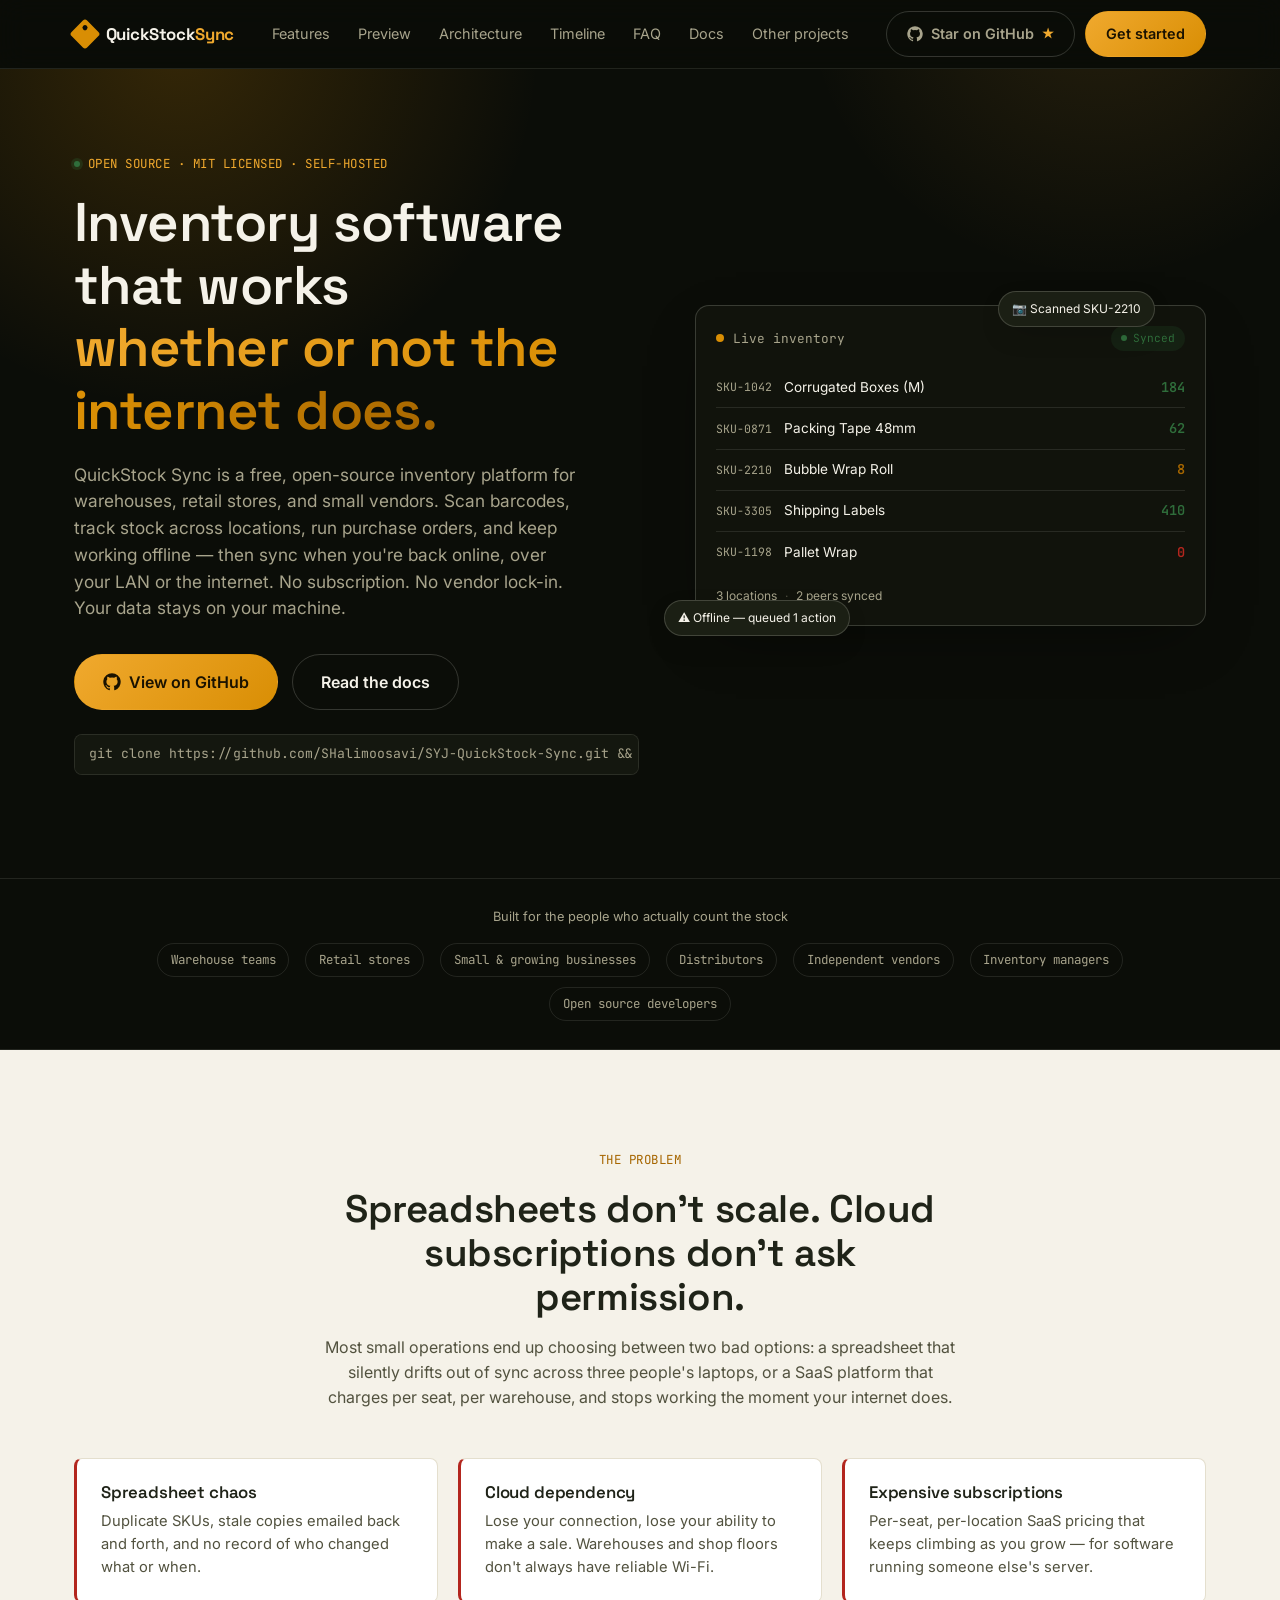
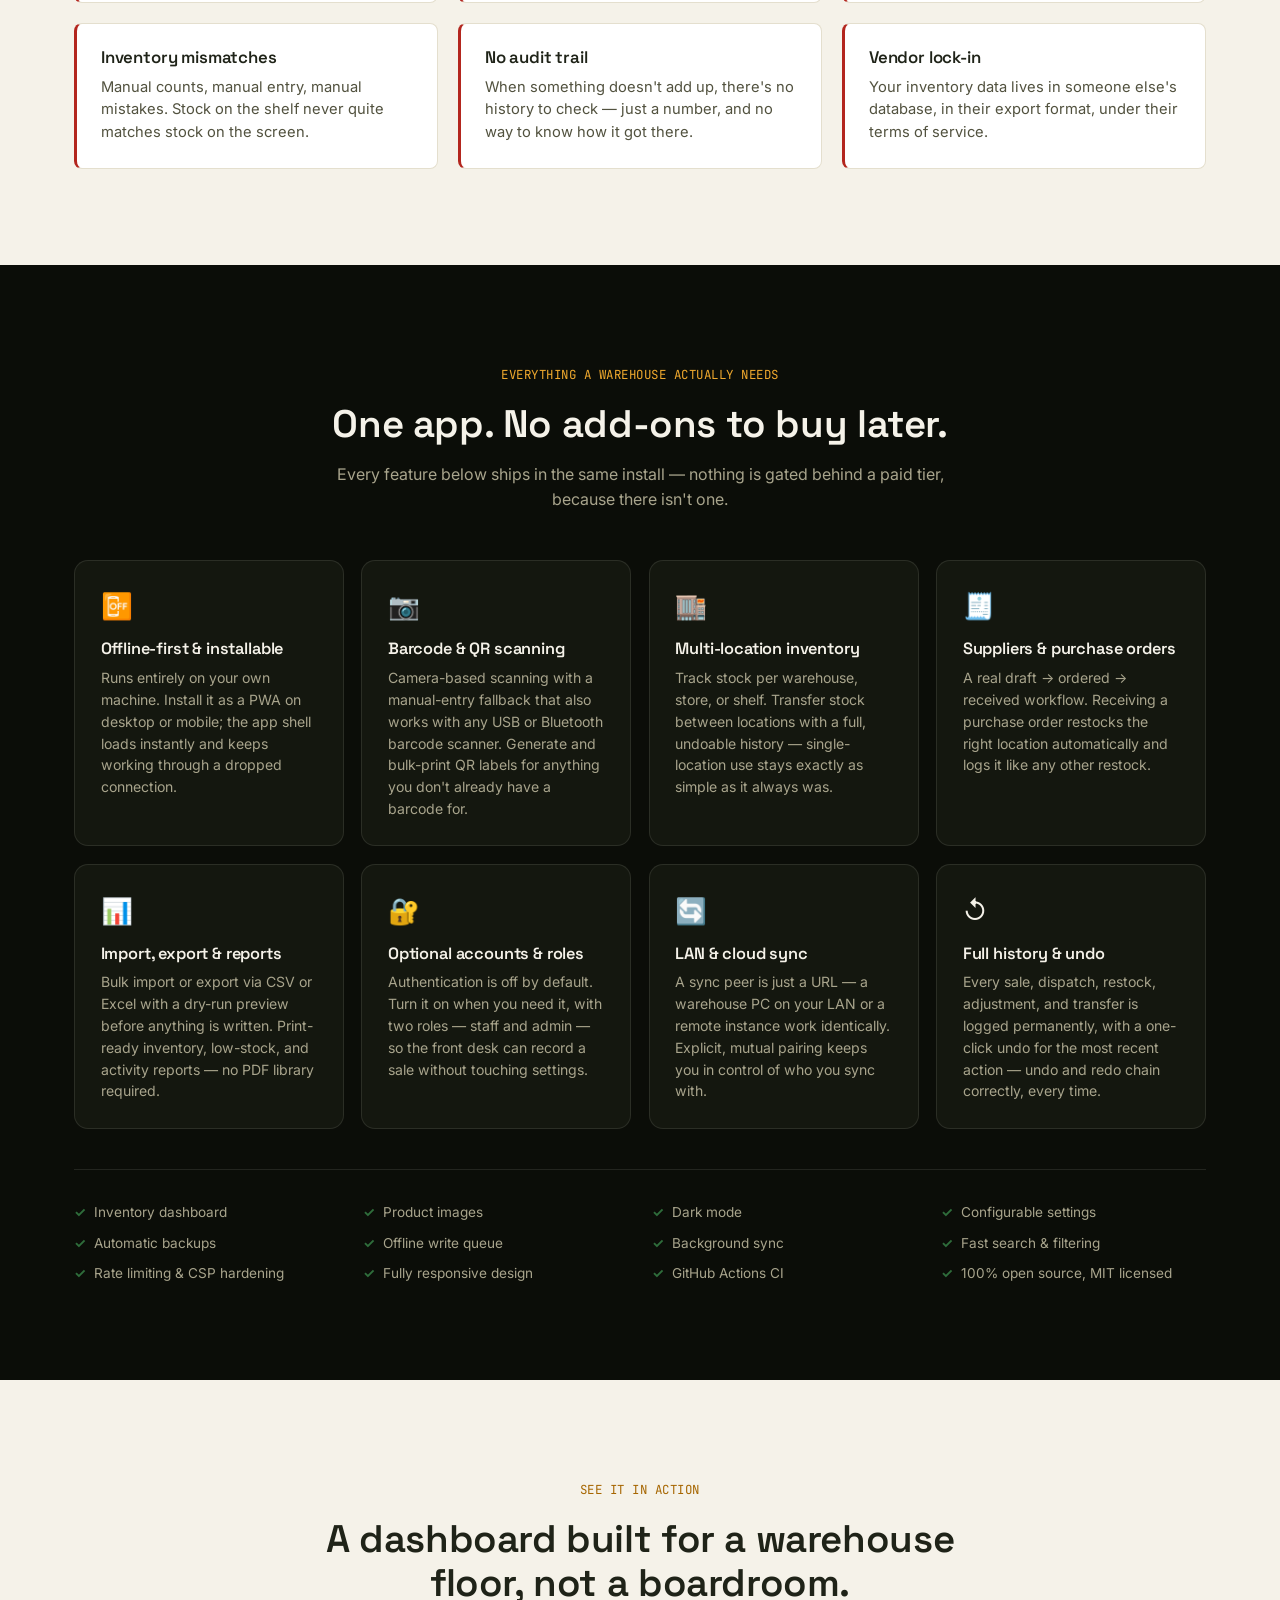
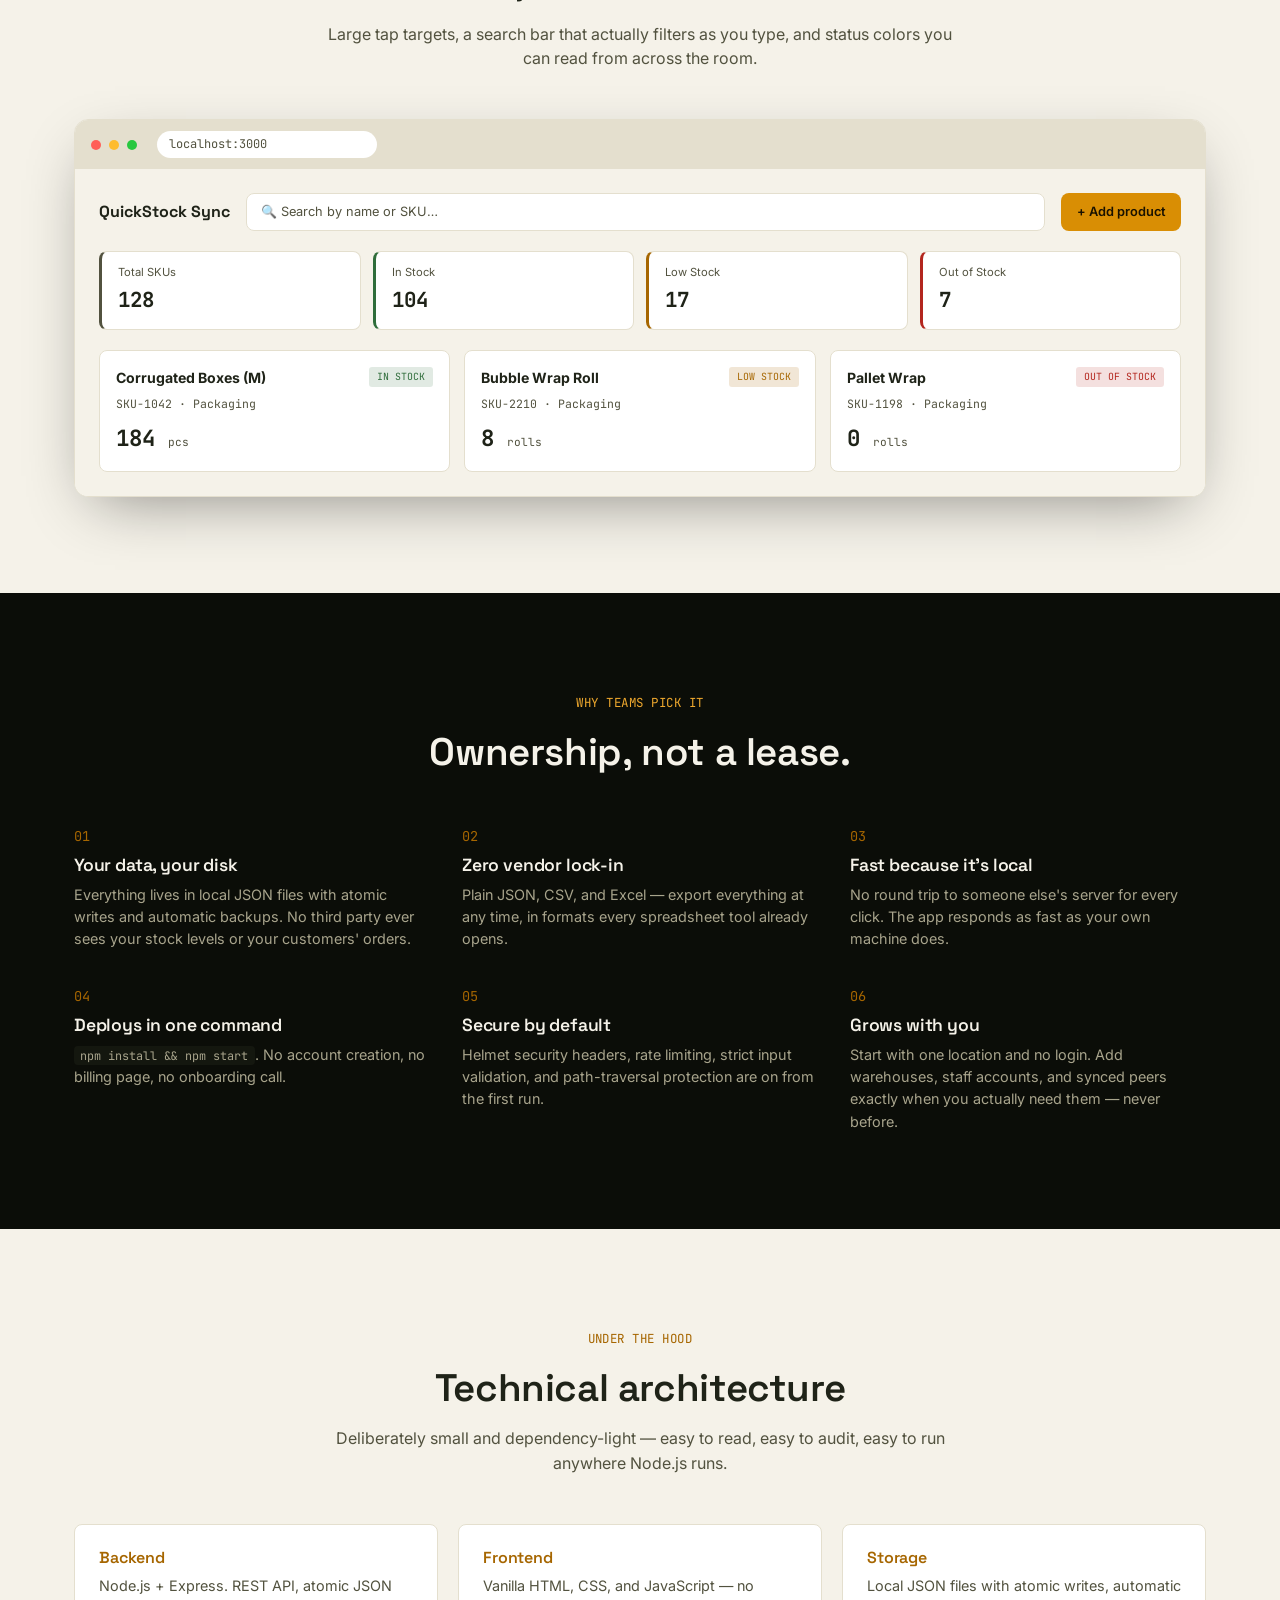
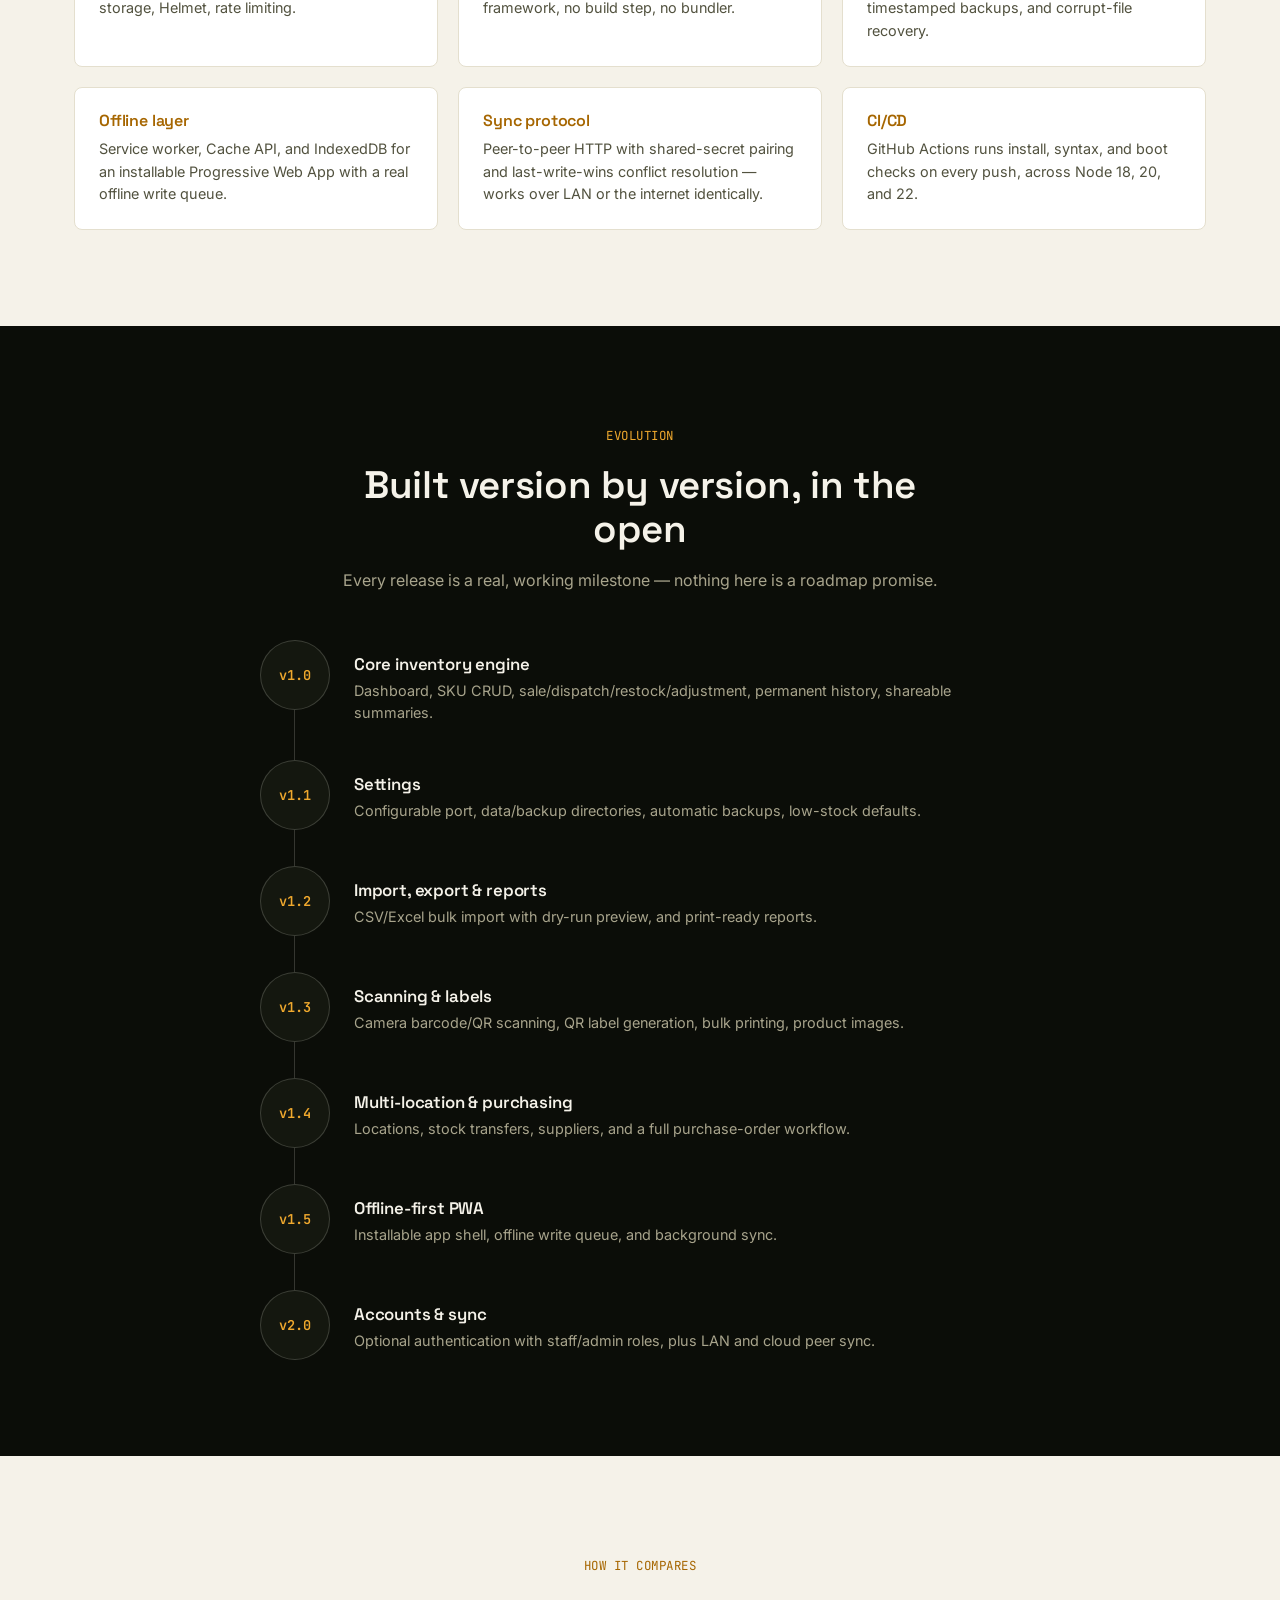
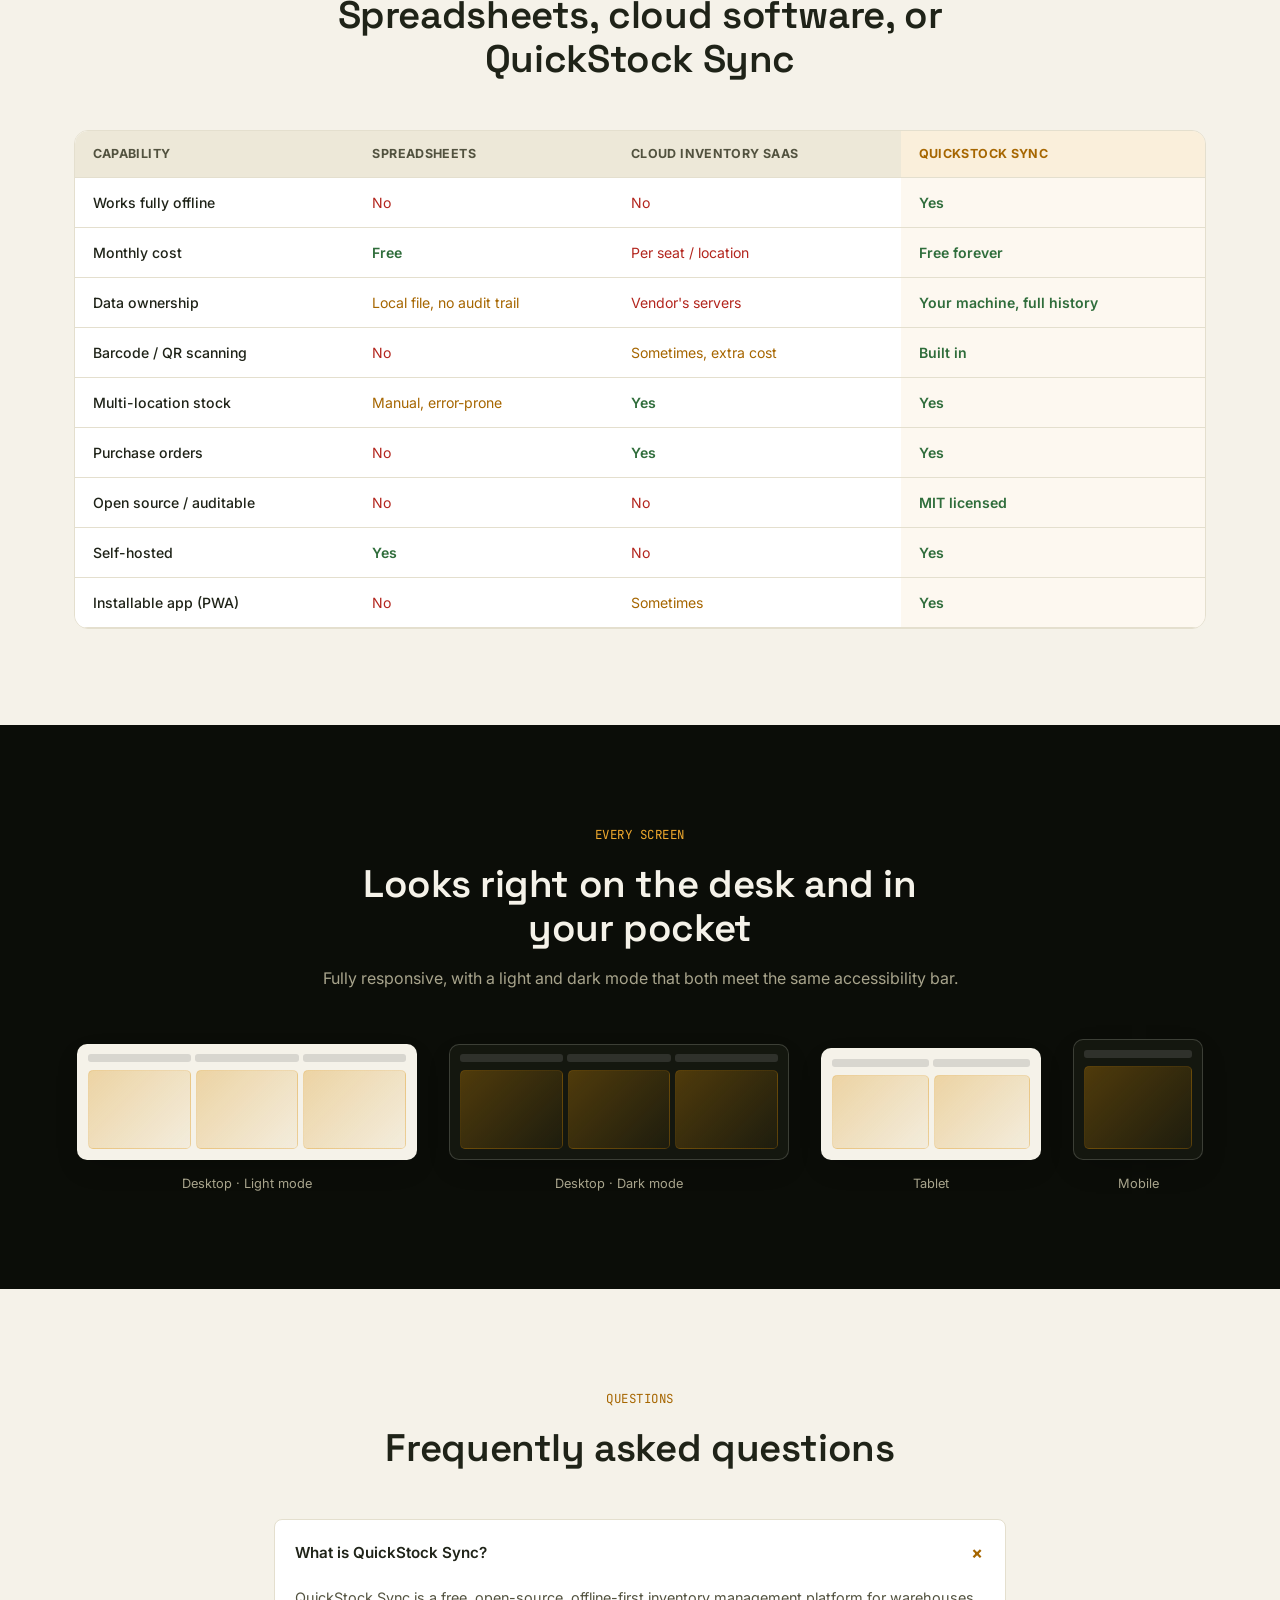
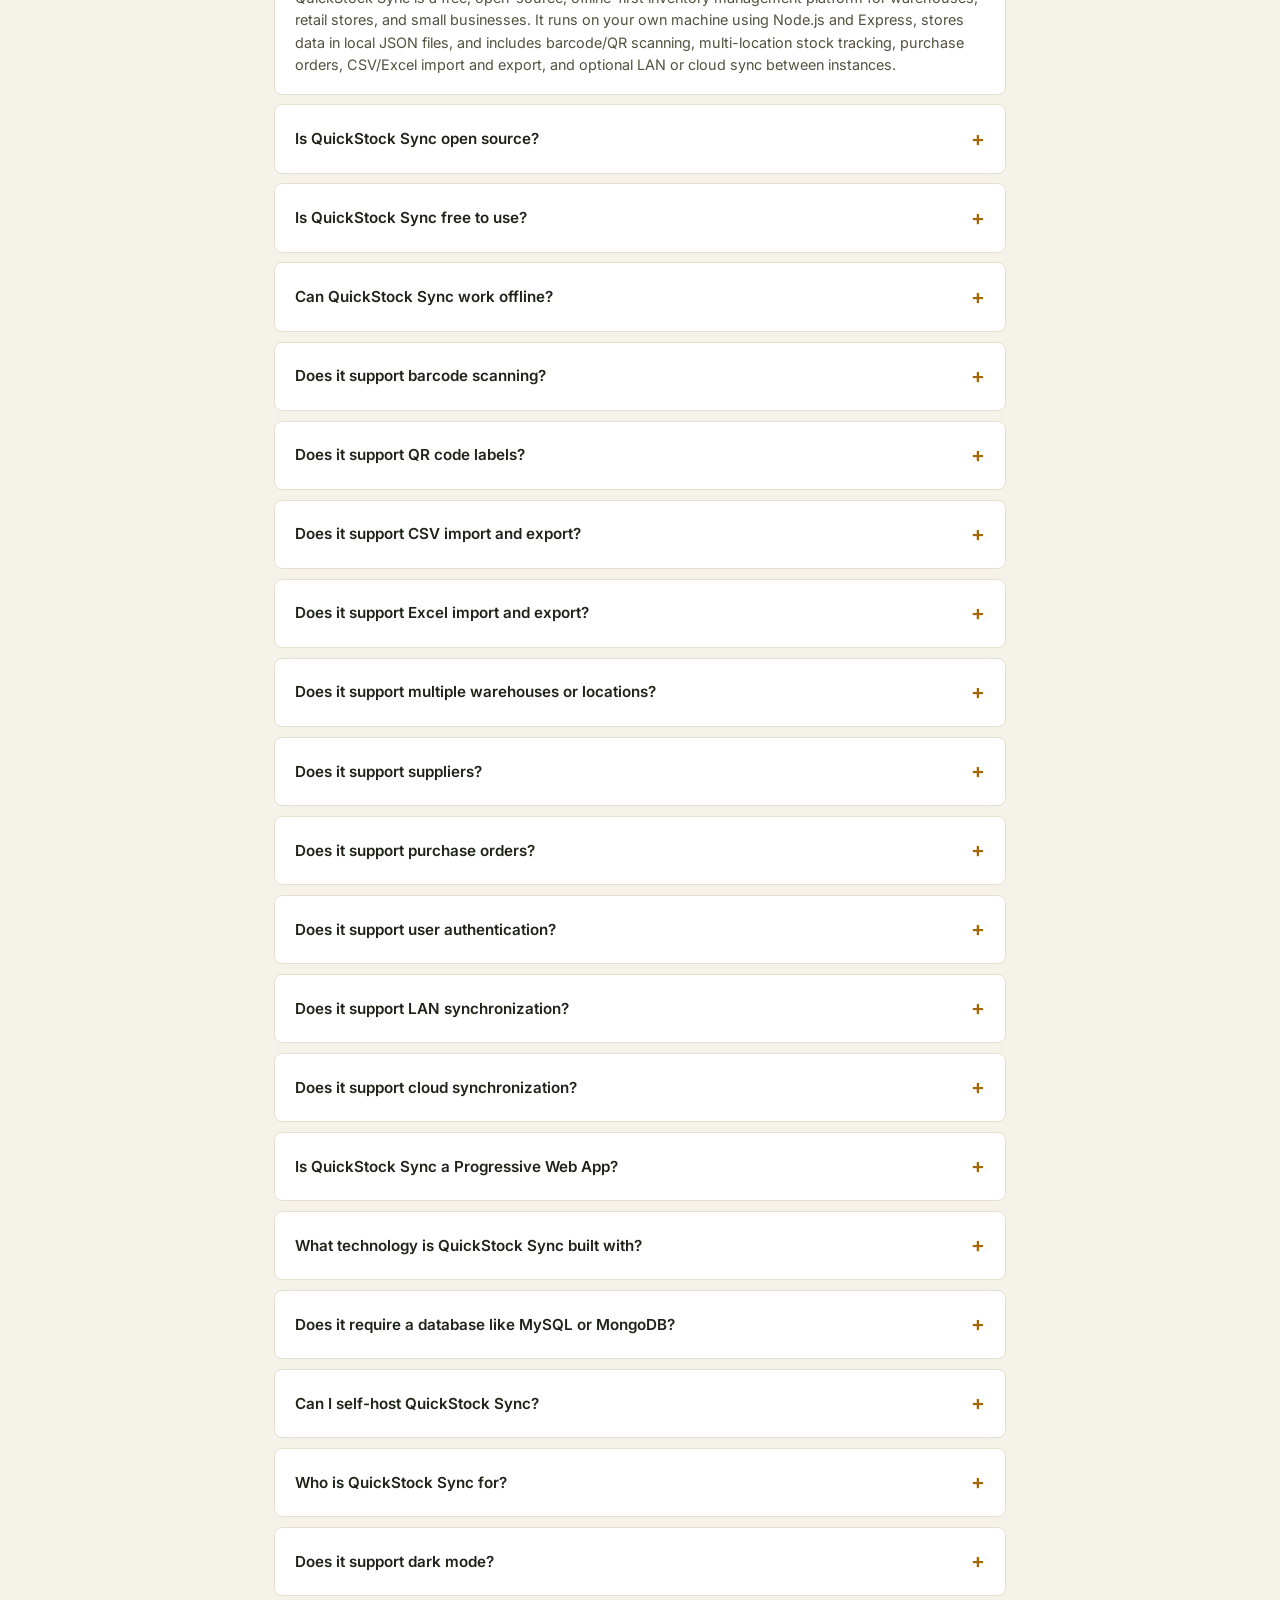
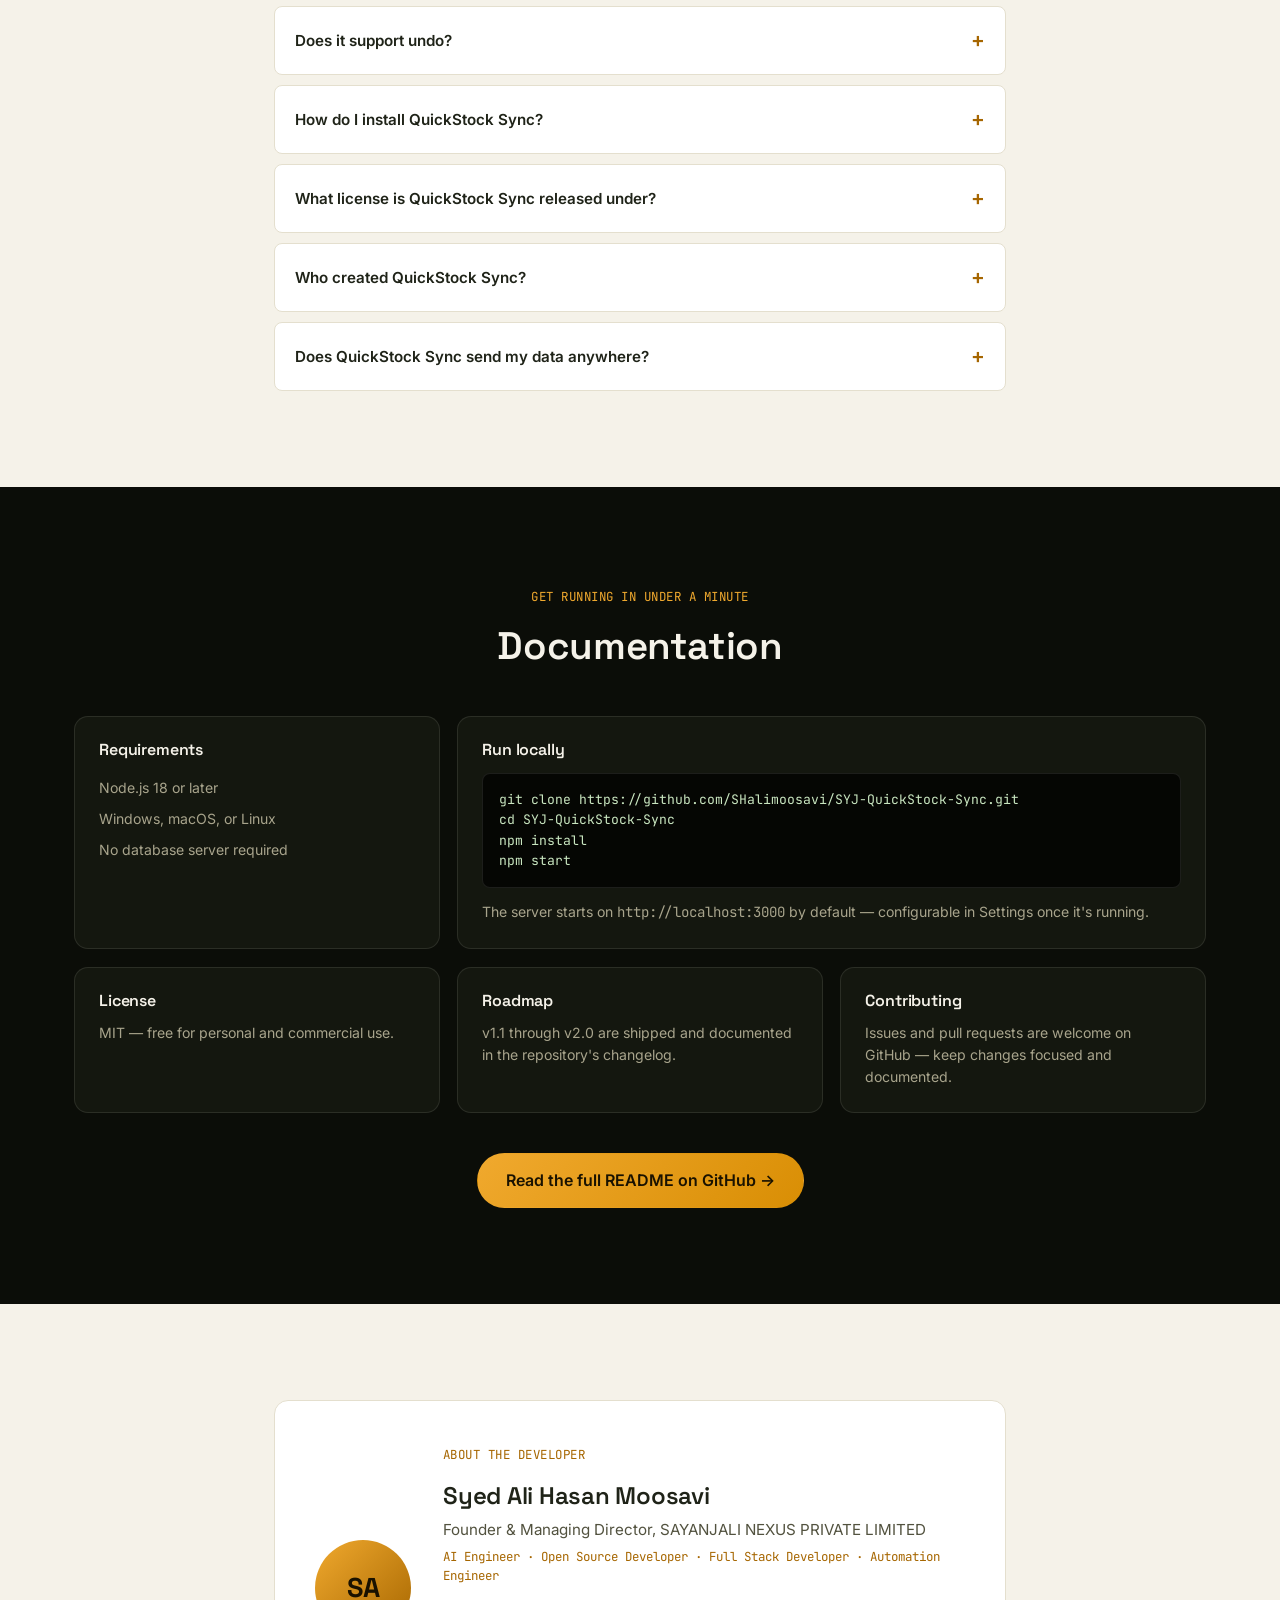
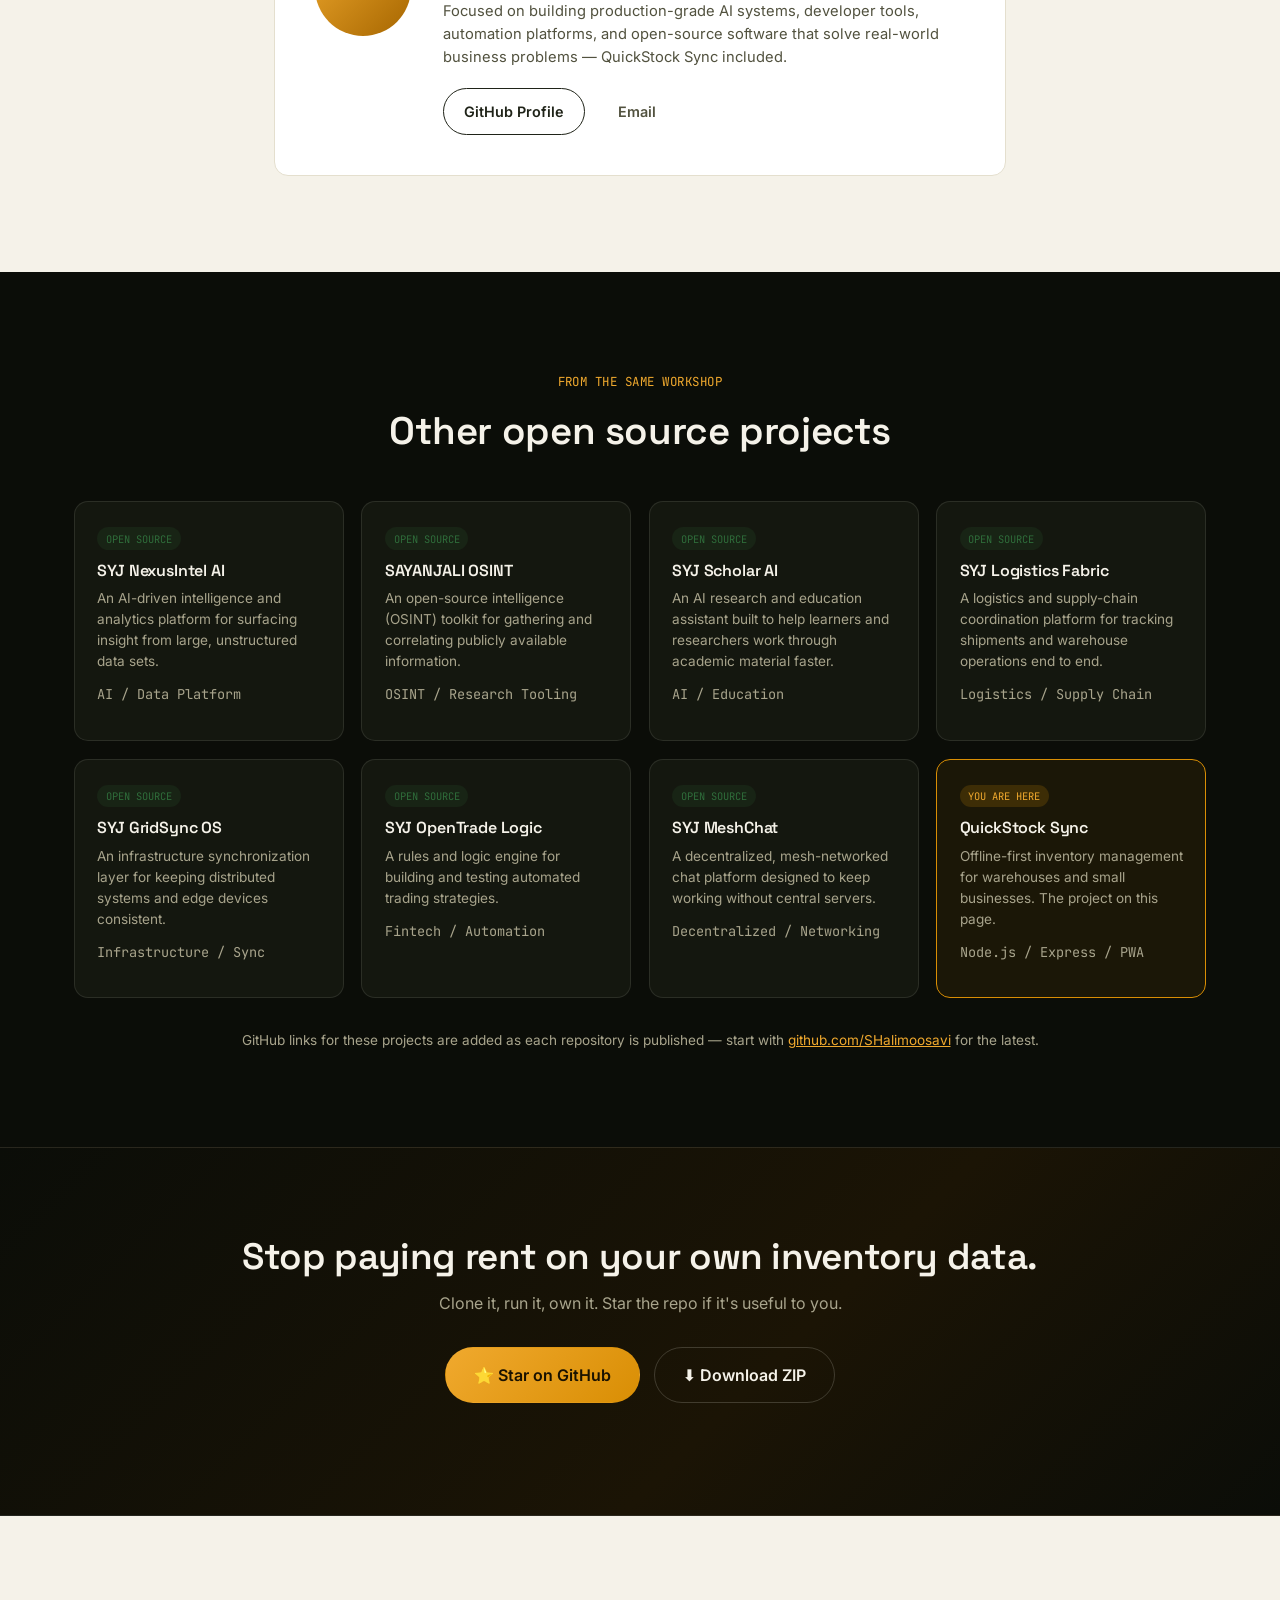
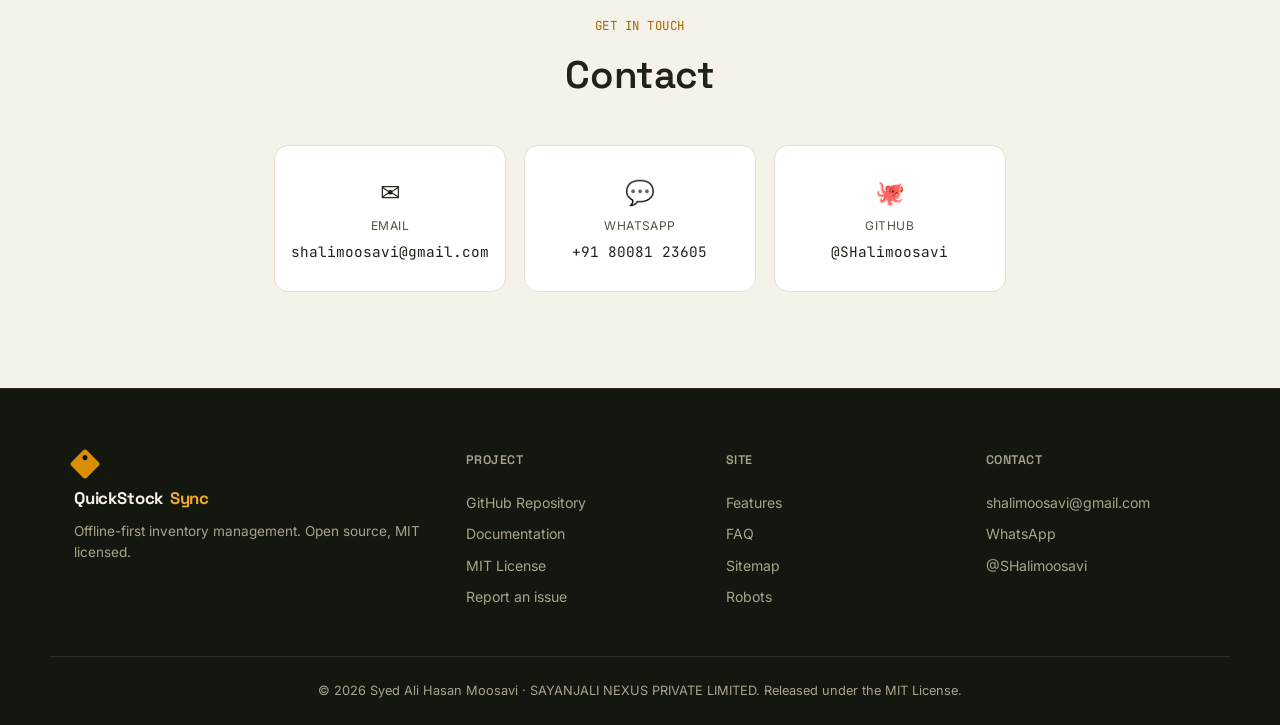
<file: index.html>
<!DOCTYPE html>
<html lang="en">
<head>
<meta charset="UTF-8" />
<meta name="viewport" content="width=device-width, initial-scale=1.0" />
<title>QuickStock Sync — Offline-First Inventory Management, Open Source</title>
<meta name="description" content="Free, open-source, offline-first inventory software for warehouses &amp; small businesses. Barcode scanning, multi-location stock, LAN/cloud sync. MIT licensed." />
<meta name="keywords" content="inventory management software, open source inventory system, offline inventory app, warehouse management software, barcode scanning inventory, QR code inventory labels, self-hosted inventory software, free inventory management, small business inventory app, multi-location inventory, purchase order software, stock management PWA, Node.js inventory app" />
<meta name="author" content="Syed Ali Hasan Moosavi" />
<meta name="robots" content="index, follow, max-image-preview:large" />
<meta name="google-site-verification" content="RhRpM-kPpzv-uHKu5XET8z_0lpO1PIuzYQjgypyHrho" />
<link rel="canonical" href="https://shalimoosavi.github.io/QuickStock/" />

<!-- Icons / Manifest -->
<link rel="icon" href="icons/favicon-32.png" sizes="32x32" type="image/png" />
<link rel="icon" href="icons/favicon-16.png" sizes="16x16" type="image/png" />
<link rel="apple-touch-icon" href="icons/apple-touch-icon.png" />
<link rel="manifest" href="manifest.webmanifest" />
<meta name="theme-color" content="#0B0D08" />
<meta name="msapplication-TileColor" content="#0B0D08" />
<meta name="msapplication-config" content="/browserconfig.xml" />

<!-- Language / Geo -->
<meta name="language" content="English" />
<meta name="geo.region" content="IN" />
<meta name="distribution" content="global" />

<!-- Open Graph -->
<meta property="og:type" content="website" />
<meta property="og:site_name" content="QuickStock Sync" />
<meta property="og:title" content="QuickStock Sync — Offline-First Inventory Management, Open Source" />
<meta property="og:description" content="Free, open-source, offline-first inventory management for warehouses and small businesses. Barcode scanning, multi-location stock, purchase orders, LAN/cloud sync, installable PWA. Self-hosted, MIT licensed." />
<meta property="og:url" content="https://shalimoosavi.github.io/QuickStock/" />
<meta property="og:image" content="https://shalimoosavi.github.io/QuickStock/icons/og-banner.png" />
<meta property="og:image:width" content="1200" />
<meta property="og:image:height" content="630" />
<meta property="og:locale" content="en_US" />

<!-- Twitter -->
<meta name="twitter:card" content="summary_large_image" />
<meta name="twitter:title" content="QuickStock Sync — Offline-First Inventory Management, Open Source" />
<meta name="twitter:description" content="Free, open-source, offline-first inventory management for warehouses and small businesses. Barcode scanning, multi-location stock, LAN/cloud sync, installable PWA." />
<meta name="twitter:image" content="https://shalimoosavi.github.io/QuickStock/icons/og-banner.png" />

<link rel="preconnect" href="https://fonts.googleapis.com" />
<link rel="preconnect" href="https://fonts.gstatic.com" crossorigin />
<link href="https://fonts.googleapis.com/css2?family=Space+Grotesk:wght@500;600;700&family=Inter:wght@400;500;600;700&family=JetBrains+Mono:wght@400;500;600&display=swap" rel="stylesheet" />
<link rel="stylesheet" href="css/styles.css" />

<!-- JSON-LD: Organization -->
<script type="application/ld+json">
{
  "@context": "https://schema.org",
  "@type": "Organization",
  "name": "SAYANJALI NEXUS PRIVATE LIMITED",
  "url": "https://github.com/SHalimoosavi",
  "founder": {
    "@type": "Person",
    "name": "Syed Ali Hasan Moosavi"
  },
  "sameAs": [
    "https://github.com/SHalimoosavi"
  ]
}
</script>

<!-- JSON-LD: SoftwareApplication -->
<script type="application/ld+json">
{
  "@context": "https://schema.org",
  "@type": "SoftwareApplication",
  "name": "QuickStock Sync",
  "applicationCategory": "BusinessApplication",
  "applicationSubCategory": "Inventory Management Software",
  "operatingSystem": "Any (Node.js 18+ runtime; Windows, macOS, Linux, Android via Termux)",
  "softwareVersion": "2.0.0",
  "description": "A free, open-source, offline-first inventory management platform for warehouses, retail stores, and small businesses. Includes barcode and QR scanning, multi-location stock tracking, purchase orders, CSV/Excel import and export, LAN and cloud sync, and an installable Progressive Web App.",
  "url": "https://shalimoosavi.github.io/QuickStock/",
  "downloadUrl": "https://github.com/SHalimoosavi/SYJ-QuickStock-Sync",
  "codeRepository": "https://github.com/SHalimoosavi/SYJ-QuickStock-Sync",
  "license": "https://opensource.org/licenses/MIT",
  "isAccessibleForFree": true,
  "offers": {
    "@type": "Offer",
    "price": "0",
    "priceCurrency": "USD"
  },
  "author": {
    "@type": "Person",
    "name": "Syed Ali Hasan Moosavi"
  },
  "publisher": {
    "@type": "Organization",
    "name": "SAYANJALI NEXUS PRIVATE LIMITED"
  }
}
</script>

<!-- JSON-LD: WebSite + SearchAction -->
<script type="application/ld+json">
{
  "@context": "https://schema.org",
  "@type": "WebSite",
  "name": "QuickStock Sync",
  "url": "https://shalimoosavi.github.io/QuickStock/",
  "potentialAction": {
    "@type": "SearchAction",
    "target": "https://github.com/search?q={search_term_string}+repo:SHalimoosavi/SYJ-QuickStock-Sync",
    "query-input": "required name=search_term_string"
  }
}
</script>

<!-- JSON-LD: BreadcrumbList -->
<script type="application/ld+json">
{
  "@context": "https://schema.org",
  "@type": "BreadcrumbList",
  "itemListElement": [
    { "@type": "ListItem", "position": 1, "name": "Home", "item": "https://shalimoosavi.github.io/QuickStock/" }
  ]
}
</script>
</head>
<body>

<a href="#main-content" class="skip-link">Skip to content</a>

<!-- ============ HEADER ============ -->
<header class="site-header" id="site-header">
  <div class="wrap header-inner">
    <a href="#top" class="brand" aria-label="QuickStock Sync home">
      <span class="brand-mark" aria-hidden="true"></span>
      <span class="brand-name">QuickStock<span class="brand-accent">Sync</span></span>
    </a>

    <nav class="main-nav" aria-label="Primary">
      <a href="#features">Features</a>
      <a href="#preview">Preview</a>
      <a href="#architecture">Architecture</a>
      <a href="#timeline">Timeline</a>
      <a href="#faq">FAQ</a>
      <a href="#docs">Docs</a>
      <a href="#projects">Other projects</a>
    </nav>

    <div class="header-actions">
      <a class="btn btn-ghost header-star" href="https://github.com/SHalimoosavi/SYJ-QuickStock-Sync" target="_blank" rel="noopener">
        <svg width="16" height="16" viewBox="0 0 16 16" fill="currentColor" aria-hidden="true"><path d="M8 .25a7.75 7.75 0 0 0-2.45 15.1c.39.07.53-.17.53-.38l-.01-1.34c-2.16.47-2.61-1.03-2.61-1.03-.35-.9-.86-1.14-.86-1.14-.7-.48.05-.47.05-.47.78.05 1.19.8 1.19.8.69 1.19 1.81.85 2.25.65.07-.5.27-.85.49-1.05-1.72-.2-3.53-.86-3.53-3.83 0-.85.3-1.53.8-2.08-.08-.2-.35-1 .08-2.1 0 0 .65-.21 2.14.79a7.4 7.4 0 0 1 3.9 0c1.48-1 2.13-.79 2.13-.79.43 1.1.16 1.9.08 2.1.5.55.8 1.23.8 2.08 0 2.98-1.82 3.63-3.55 3.82.28.24.53.71.53 1.44l-.01 2.13c0 .21.14.46.54.38A7.75 7.75 0 0 0 8 .25Z"/></svg>
        <span>Star on GitHub</span>
        <span class="star-count" id="star-count" aria-live="polite">★</span>
      </a>
      <a class="btn btn-primary header-try" href="https://github.com/SHalimoosavi/SYJ-QuickStock-Sync#-quick-start" target="_blank" rel="noopener">Get started</a>
      <button class="nav-toggle" id="nav-toggle" aria-label="Open menu" aria-expanded="false" aria-controls="mobile-nav">
        <span></span><span></span><span></span>
      </button>
    </div>
  </div>

  <div class="mobile-nav" id="mobile-nav">
    <a href="#features">Features</a>
    <a href="#preview">Preview</a>
    <a href="#architecture">Architecture</a>
    <a href="#timeline">Timeline</a>
    <a href="#comparison">Comparison</a>
    <a href="#faq">FAQ</a>
    <a href="#docs">Docs</a>
    <a href="#projects">Other projects</a>
    <a href="#contact">Contact</a>
    <a class="btn btn-primary mobile-cta" href="https://github.com/SHalimoosavi/SYJ-QuickStock-Sync" target="_blank" rel="noopener">View on GitHub</a>
  </div>
</header>

<main id="main-content">
<div id="top"></div>

<!-- ============ HERO ============ -->
<section class="hero" aria-labelledby="hero-heading">
  <div class="hero-glow" aria-hidden="true"></div>
  <div class="wrap hero-inner">
    <div class="hero-copy">
      <p class="eyebrow reveal">
        <span class="dot" aria-hidden="true"></span>
        Open source · MIT licensed · Self-hosted
      </p>
      <h1 id="hero-heading" class="reveal">
        Inventory software that works<br />
        <span class="text-gradient">whether or not the internet does.</span>
      </h1>
      <p class="hero-sub reveal">
        QuickStock Sync is a free, open-source inventory platform for warehouses, retail stores, and small
        vendors. Scan barcodes, track stock across locations, run purchase orders, and keep working
        offline — then sync when you're back online, over your LAN or the internet. No subscription.
        No vendor lock-in. Your data stays on your machine.
      </p>
      <div class="hero-actions reveal">
        <a class="btn btn-primary btn-lg" href="https://github.com/SHalimoosavi/SYJ-QuickStock-Sync" target="_blank" rel="noopener">
          <svg width="18" height="18" viewBox="0 0 16 16" fill="currentColor" aria-hidden="true"><path d="M8 .25a7.75 7.75 0 0 0-2.45 15.1c.39.07.53-.17.53-.38l-.01-1.34c-2.16.47-2.61-1.03-2.61-1.03-.35-.9-.86-1.14-.86-1.14-.7-.48.05-.47.05-.47.78.05 1.19.8 1.19.8.69 1.19 1.81.85 2.25.65.07-.5.27-.85.49-1.05-1.72-.2-3.53-.86-3.53-3.83 0-.85.3-1.53.8-2.08-.08-.2-.35-1 .08-2.1 0 0 .65-.21 2.14.79a7.4 7.4 0 0 1 3.9 0c1.48-1 2.13-.79 2.13-.79.43 1.1.16 1.9.08 2.1.5.55.8 1.23.8 2.08 0 2.98-1.82 3.63-3.55 3.82.28.24.53.71.53 1.44l-.01 2.13c0 .21.14.46.54.38A7.75 7.75 0 0 0 8 .25Z"/></svg>
          View on GitHub
        </a>
        <a class="btn btn-outline btn-lg" href="#docs">
          Read the docs
        </a>
      </div>
      <div class="hero-meta reveal">
        <code>git clone https://github.com/SHalimoosavi/SYJ-QuickStock-Sync.git &amp;&amp; npm install &amp;&amp; npm start</code>
      </div>
    </div>

    <div class="hero-visual reveal" aria-hidden="true">
      <div class="ledger-panel">
        <div class="ledger-panel-head">
          <span class="ledger-dot"></span>
          <span class="ledger-title">Live inventory</span>
          <span class="sync-pill"><span class="pulse"></span>Synced</span>
        </div>
        <ul class="ledger-rows" id="ledger-rows">
          <li><span class="sku">SKU-1042</span><span class="name">Corrugated Boxes (M)</span><span class="qty" data-count="184">0</span></li>
          <li><span class="sku">SKU-0871</span><span class="name">Packing Tape 48mm</span><span class="qty" data-count="62">0</span></li>
          <li><span class="sku">SKU-2210</span><span class="name">Bubble Wrap Roll</span><span class="qty low" data-count="8">0</span></li>
          <li><span class="sku">SKU-3305</span><span class="name">Shipping Labels</span><span class="qty" data-count="410">0</span></li>
          <li><span class="sku">SKU-1198</span><span class="name">Pallet Wrap</span><span class="qty out" data-count="0">0</span></li>
        </ul>
        <div class="ledger-footer">
          <span>3 locations</span>
          <span class="divider">·</span>
          <span>2 peers synced</span>
        </div>
      </div>
      <div class="floating-chip chip-scan">📷 Scanned SKU-2210</div>
      <div class="floating-chip chip-offline">⚠ Offline — queued 1 action</div>
    </div>
  </div>
</section>

<!-- ============ BUILT FOR ============ -->
<section class="built-for" aria-label="Who QuickStock Sync is built for">
  <div class="wrap">
    <p class="built-for-label">Built for the people who actually count the stock</p>
    <ul class="built-for-list">
      <li>Warehouse teams</li>
      <li>Retail stores</li>
      <li>Small &amp; growing businesses</li>
      <li>Distributors</li>
      <li>Independent vendors</li>
      <li>Inventory managers</li>
      <li>Open source developers</li>
    </ul>
  </div>
</section>

<!-- ============ PROBLEMS ============ -->
<section class="section section-light" aria-labelledby="problems-heading">
  <div class="wrap">
    <div class="section-head">
      <p class="eyebrow eyebrow-dark reveal">The problem</p>
      <h2 id="problems-heading" class="reveal">Spreadsheets don't scale. Cloud subscriptions don't ask permission.</h2>
      <p class="section-sub reveal">Most small operations end up choosing between two bad options: a spreadsheet that silently drifts out of sync across three people's laptops, or a SaaS platform that charges per seat, per warehouse, and stops working the moment your internet does.</p>
    </div>

    <div class="problem-grid">
      <div class="problem-card reveal">
        <h3>Spreadsheet chaos</h3>
        <p>Duplicate SKUs, stale copies emailed back and forth, and no record of who changed what or when.</p>
      </div>
      <div class="problem-card reveal">
        <h3>Cloud dependency</h3>
        <p>Lose your connection, lose your ability to make a sale. Warehouses and shop floors don't always have reliable Wi-Fi.</p>
      </div>
      <div class="problem-card reveal">
        <h3>Expensive subscriptions</h3>
        <p>Per-seat, per-location SaaS pricing that keeps climbing as you grow — for software running someone else's server.</p>
      </div>
      <div class="problem-card reveal">
        <h3>Inventory mismatches</h3>
        <p>Manual counts, manual entry, manual mistakes. Stock on the shelf never quite matches stock on the screen.</p>
      </div>
      <div class="problem-card reveal">
        <h3>No audit trail</h3>
        <p>When something doesn't add up, there's no history to check — just a number, and no way to know how it got there.</p>
      </div>
      <div class="problem-card reveal">
        <h3>Vendor lock-in</h3>
        <p>Your inventory data lives in someone else's database, in their export format, under their terms of service.</p>
      </div>
    </div>
  </div>
</section>

<!-- ============ FEATURES ============ -->
<section class="section section-dark" id="features" aria-labelledby="features-heading">
  <div class="wrap">
    <div class="section-head">
      <p class="eyebrow reveal">Everything a warehouse actually needs</p>
      <h2 id="features-heading" class="reveal">One app. No add-ons to buy later.</h2>
      <p class="section-sub reveal">Every feature below ships in the same install — nothing is gated behind a paid tier, because there isn't one.</p>
    </div>

    <div class="feature-grid">
      <article class="feature-card reveal">
        <div class="feature-icon">📴</div>
        <h3>Offline-first &amp; installable</h3>
        <p>Runs entirely on your own machine. Install it as a PWA on desktop or mobile; the app shell loads instantly and keeps working through a dropped connection.</p>
      </article>
      <article class="feature-card reveal">
        <div class="feature-icon">📷</div>
        <h3>Barcode &amp; QR scanning</h3>
        <p>Camera-based scanning with a manual-entry fallback that also works with any USB or Bluetooth barcode scanner. Generate and bulk-print QR labels for anything you don't already have a barcode for.</p>
      </article>
      <article class="feature-card reveal">
        <div class="feature-icon">🏬</div>
        <h3>Multi-location inventory</h3>
        <p>Track stock per warehouse, store, or shelf. Transfer stock between locations with a full, undoable history — single-location use stays exactly as simple as it always was.</p>
      </article>
      <article class="feature-card reveal">
        <div class="feature-icon">🧾</div>
        <h3>Suppliers &amp; purchase orders</h3>
        <p>A real draft → ordered → received workflow. Receiving a purchase order restocks the right location automatically and logs it like any other restock.</p>
      </article>
      <article class="feature-card reveal">
        <div class="feature-icon">📊</div>
        <h3>Import, export &amp; reports</h3>
        <p>Bulk import or export via CSV or Excel with a dry-run preview before anything is written. Print-ready inventory, low-stock, and activity reports — no PDF library required.</p>
      </article>
      <article class="feature-card reveal">
        <div class="feature-icon">🔐</div>
        <h3>Optional accounts &amp; roles</h3>
        <p>Authentication is off by default. Turn it on when you need it, with two roles — staff and admin — so the front desk can record a sale without touching settings.</p>
      </article>
      <article class="feature-card reveal">
        <div class="feature-icon">🔄</div>
        <h3>LAN &amp; cloud sync</h3>
        <p>A sync peer is just a URL — a warehouse PC on your LAN or a remote instance work identically. Explicit, mutual pairing keeps you in control of who you sync with.</p>
      </article>
      <article class="feature-card reveal">
        <div class="feature-icon">↺</div>
        <h3>Full history &amp; undo</h3>
        <p>Every sale, dispatch, restock, adjustment, and transfer is logged permanently, with a one-click undo for the most recent action — undo and redo chain correctly, every time.</p>
      </article>
    </div>

    <ul class="feature-checklist reveal" aria-label="Additional features">
      <li>Inventory dashboard</li>
      <li>Product images</li>
      <li>Dark mode</li>
      <li>Configurable settings</li>
      <li>Automatic backups</li>
      <li>Offline write queue</li>
      <li>Background sync</li>
      <li>Fast search &amp; filtering</li>
      <li>Rate limiting &amp; CSP hardening</li>
      <li>Fully responsive design</li>
      <li>GitHub Actions CI</li>
      <li>100% open source, MIT licensed</li>
    </ul>
  </div>
</section>

<!-- ============ DASHBOARD PREVIEW ============ -->
<section class="section section-light" id="preview" aria-labelledby="preview-heading">
  <div class="wrap">
    <div class="section-head">
      <p class="eyebrow eyebrow-dark reveal">See it in action</p>
      <h2 id="preview-heading" class="reveal">A dashboard built for a warehouse floor, not a boardroom.</h2>
      <p class="section-sub reveal">Large tap targets, a search bar that actually filters as you type, and status colors you can read from across the room.</p>
    </div>

    <div class="browser-frame reveal">
      <div class="browser-chrome">
        <span class="chrome-dot" style="--c:#ff5f57"></span>
        <span class="chrome-dot" style="--c:#febc2e"></span>
        <span class="chrome-dot" style="--c:#28c840"></span>
        <span class="chrome-url">localhost:3000</span>
      </div>
      <div class="mock-dashboard">
        <div class="mock-toolbar">
          <span class="mock-title">QuickStock Sync</span>
          <span class="mock-search">🔍 Search by name or SKU…</span>
          <span class="mock-btn mock-btn-primary">+ Add product</span>
        </div>
        <div class="mock-stats">
          <div class="mock-stat"><span class="mock-stat-label">Total SKUs</span><span class="mock-stat-value">128</span></div>
          <div class="mock-stat good"><span class="mock-stat-label">In Stock</span><span class="mock-stat-value">104</span></div>
          <div class="mock-stat warn"><span class="mock-stat-label">Low Stock</span><span class="mock-stat-value">17</span></div>
          <div class="mock-stat bad"><span class="mock-stat-label">Out of Stock</span><span class="mock-stat-value">7</span></div>
        </div>
        <div class="mock-grid">
          <div class="mock-card">
            <div class="mock-card-top"><strong>Corrugated Boxes (M)</strong><span class="mock-pill good">In Stock</span></div>
            <p class="mock-card-sku">SKU-1042 · Packaging</p>
            <p class="mock-card-qty">184 <span>pcs</span></p>
          </div>
          <div class="mock-card">
            <div class="mock-card-top"><strong>Bubble Wrap Roll</strong><span class="mock-pill warn">Low Stock</span></div>
            <p class="mock-card-sku">SKU-2210 · Packaging</p>
            <p class="mock-card-qty">8 <span>rolls</span></p>
          </div>
          <div class="mock-card">
            <div class="mock-card-top"><strong>Pallet Wrap</strong><span class="mock-pill bad">Out of Stock</span></div>
            <p class="mock-card-sku">SKU-1198 · Packaging</p>
            <p class="mock-card-qty">0 <span>rolls</span></p>
          </div>
        </div>
      </div>
    </div>
  </div>
</section>

<!-- ============ WHY ============ -->
<section class="section section-dark" aria-labelledby="why-heading">
  <div class="wrap">
    <div class="section-head">
      <p class="eyebrow reveal">Why teams pick it</p>
      <h2 id="why-heading" class="reveal">Ownership, not a lease.</h2>
    </div>
    <div class="why-grid">
      <div class="why-item reveal">
        <span class="why-num">01</span>
        <h3>Your data, your disk</h3>
        <p>Everything lives in local JSON files with atomic writes and automatic backups. No third party ever sees your stock levels or your customers' orders.</p>
      </div>
      <div class="why-item reveal">
        <span class="why-num">02</span>
        <h3>Zero vendor lock-in</h3>
        <p>Plain JSON, CSV, and Excel — export everything at any time, in formats every spreadsheet tool already opens.</p>
      </div>
      <div class="why-item reveal">
        <span class="why-num">03</span>
        <h3>Fast because it's local</h3>
        <p>No round trip to someone else's server for every click. The app responds as fast as your own machine does.</p>
      </div>
      <div class="why-item reveal">
        <span class="why-num">04</span>
        <h3>Deploys in one command</h3>
        <p><code>npm install &amp;&amp; npm start</code>. No account creation, no billing page, no onboarding call.</p>
      </div>
      <div class="why-item reveal">
        <span class="why-num">05</span>
        <h3>Secure by default</h3>
        <p>Helmet security headers, rate limiting, strict input validation, and path-traversal protection are on from the first run.</p>
      </div>
      <div class="why-item reveal">
        <span class="why-num">06</span>
        <h3>Grows with you</h3>
        <p>Start with one location and no login. Add warehouses, staff accounts, and synced peers exactly when you actually need them — never before.</p>
      </div>
    </div>
  </div>
</section>

<!-- ============ ARCHITECTURE ============ -->
<section class="section section-light" id="architecture" aria-labelledby="architecture-heading">
  <div class="wrap">
    <div class="section-head">
      <p class="eyebrow eyebrow-dark reveal">Under the hood</p>
      <h2 id="architecture-heading" class="reveal">Technical architecture</h2>
      <p class="section-sub reveal">Deliberately small and dependency-light — easy to read, easy to audit, easy to run anywhere Node.js runs.</p>
    </div>
    <div class="arch-grid">
      <div class="arch-card reveal">
        <h3>Backend</h3>
        <p>Node.js + Express. REST API, atomic JSON storage, Helmet, rate limiting.</p>
      </div>
      <div class="arch-card reveal">
        <h3>Frontend</h3>
        <p>Vanilla HTML, CSS, and JavaScript — no framework, no build step, no bundler.</p>
      </div>
      <div class="arch-card reveal">
        <h3>Storage</h3>
        <p>Local JSON files with atomic writes, automatic timestamped backups, and corrupt-file recovery.</p>
      </div>
      <div class="arch-card reveal">
        <h3>Offline layer</h3>
        <p>Service worker, Cache API, and IndexedDB for an installable Progressive Web App with a real offline write queue.</p>
      </div>
      <div class="arch-card reveal">
        <h3>Sync protocol</h3>
        <p>Peer-to-peer HTTP with shared-secret pairing and last-write-wins conflict resolution — works over LAN or the internet identically.</p>
      </div>
      <div class="arch-card reveal">
        <h3>CI/CD</h3>
        <p>GitHub Actions runs install, syntax, and boot checks on every push, across Node 18, 20, and 22.</p>
      </div>
    </div>
  </div>
</section>

<!-- ============ TIMELINE ============ -->
<section class="section section-dark" id="timeline" aria-labelledby="timeline-heading">
  <div class="wrap">
    <div class="section-head">
      <p class="eyebrow reveal">Evolution</p>
      <h2 id="timeline-heading" class="reveal">Built version by version, in the open</h2>
      <p class="section-sub reveal">Every release is a real, working milestone — nothing here is a roadmap promise.</p>
    </div>

    <ol class="timeline reveal">
      <li>
        <span class="timeline-v">v1.0</span>
        <div class="timeline-body">
          <h3>Core inventory engine</h3>
          <p>Dashboard, SKU CRUD, sale/dispatch/restock/adjustment, permanent history, shareable summaries.</p>
        </div>
      </li>
      <li>
        <span class="timeline-v">v1.1</span>
        <div class="timeline-body">
          <h3>Settings</h3>
          <p>Configurable port, data/backup directories, automatic backups, low-stock defaults.</p>
        </div>
      </li>
      <li>
        <span class="timeline-v">v1.2</span>
        <div class="timeline-body">
          <h3>Import, export &amp; reports</h3>
          <p>CSV/Excel bulk import with dry-run preview, and print-ready reports.</p>
        </div>
      </li>
      <li>
        <span class="timeline-v">v1.3</span>
        <div class="timeline-body">
          <h3>Scanning &amp; labels</h3>
          <p>Camera barcode/QR scanning, QR label generation, bulk printing, product images.</p>
        </div>
      </li>
      <li>
        <span class="timeline-v">v1.4</span>
        <div class="timeline-body">
          <h3>Multi-location &amp; purchasing</h3>
          <p>Locations, stock transfers, suppliers, and a full purchase-order workflow.</p>
        </div>
      </li>
      <li>
        <span class="timeline-v">v1.5</span>
        <div class="timeline-body">
          <h3>Offline-first PWA</h3>
          <p>Installable app shell, offline write queue, and background sync.</p>
        </div>
      </li>
      <li>
        <span class="timeline-v">v2.0</span>
        <div class="timeline-body">
          <h3>Accounts &amp; sync</h3>
          <p>Optional authentication with staff/admin roles, plus LAN and cloud peer sync.</p>
        </div>
      </li>
    </ol>
  </div>
</section>

<!-- ============ COMPARISON ============ -->
<section class="section section-light" id="comparison" aria-labelledby="comparison-heading">
  <div class="wrap">
    <div class="section-head">
      <p class="eyebrow eyebrow-dark reveal">How it compares</p>
      <h2 id="comparison-heading" class="reveal">Spreadsheets, cloud software, or QuickStock Sync</h2>
    </div>

    <div class="table-wrap reveal">
      <table class="compare-table">
        <thead>
          <tr>
            <th scope="col">Capability</th>
            <th scope="col">Spreadsheets</th>
            <th scope="col">Cloud inventory SaaS</th>
            <th scope="col" class="highlight-col">QuickStock Sync</th>
          </tr>
        </thead>
        <tbody>
          <tr><th scope="row">Works fully offline</th><td class="no">No</td><td class="no">No</td><td class="yes highlight-col">Yes</td></tr>
          <tr><th scope="row">Monthly cost</th><td class="yes">Free</td><td class="no">Per seat / location</td><td class="yes highlight-col">Free forever</td></tr>
          <tr><th scope="row">Data ownership</th><td class="warn">Local file, no audit trail</td><td class="no">Vendor's servers</td><td class="yes highlight-col">Your machine, full history</td></tr>
          <tr><th scope="row">Barcode / QR scanning</th><td class="no">No</td><td class="warn">Sometimes, extra cost</td><td class="yes highlight-col">Built in</td></tr>
          <tr><th scope="row">Multi-location stock</th><td class="warn">Manual, error-prone</td><td class="yes">Yes</td><td class="yes highlight-col">Yes</td></tr>
          <tr><th scope="row">Purchase orders</th><td class="no">No</td><td class="yes">Yes</td><td class="yes highlight-col">Yes</td></tr>
          <tr><th scope="row">Open source / auditable</th><td class="no">No</td><td class="no">No</td><td class="yes highlight-col">MIT licensed</td></tr>
          <tr><th scope="row">Self-hosted</th><td class="yes">Yes</td><td class="no">No</td><td class="yes highlight-col">Yes</td></tr>
          <tr><th scope="row">Installable app (PWA)</th><td class="no">No</td><td class="warn">Sometimes</td><td class="yes highlight-col">Yes</td></tr>
        </tbody>
      </table>
    </div>
  </div>
</section>

<!-- ============ SCREENSHOTS ============ -->
<section class="section section-dark" aria-labelledby="screens-heading">
  <div class="wrap">
    <div class="section-head">
      <p class="eyebrow reveal">Every screen</p>
      <h2 id="screens-heading" class="reveal">Looks right on the desk and in your pocket</h2>
      <p class="section-sub reveal">Fully responsive, with a light and dark mode that both meet the same accessibility bar.</p>
    </div>

    <div class="device-gallery">
      <div class="device device-laptop reveal">
        <div class="device-screen theme-light">
          <div class="mini-topbar"><span></span><span></span><span></span></div>
          <div class="mini-cards">
            <div class="mini-card"></div><div class="mini-card"></div><div class="mini-card"></div>
          </div>
        </div>
        <p class="device-label">Desktop · Light mode</p>
      </div>
      <div class="device device-laptop reveal">
        <div class="device-screen theme-dark">
          <div class="mini-topbar"><span></span><span></span><span></span></div>
          <div class="mini-cards">
            <div class="mini-card"></div><div class="mini-card"></div><div class="mini-card"></div>
          </div>
        </div>
        <p class="device-label">Desktop · Dark mode</p>
      </div>
      <div class="device device-tablet reveal">
        <div class="device-screen theme-light">
          <div class="mini-topbar"><span></span><span></span></div>
          <div class="mini-cards mini-cards-2col">
            <div class="mini-card"></div><div class="mini-card"></div>
          </div>
        </div>
        <p class="device-label">Tablet</p>
      </div>
      <div class="device device-mobile reveal">
        <div class="device-screen theme-dark">
          <div class="mini-topbar"><span></span></div>
          <div class="mini-cards mini-cards-1col">
            <div class="mini-card"></div>
          </div>
        </div>
        <p class="device-label">Mobile</p>
      </div>
    </div>
  </div>
</section>

<!-- ============ FAQ ============ -->
<section class="section section-light" id="faq" aria-labelledby="faq-heading">
  <div class="wrap wrap-narrow">
    <div class="section-head">
      <p class="eyebrow eyebrow-dark reveal">Questions</p>
      <h2 id="faq-heading" class="reveal">Frequently asked questions</h2>
    </div>

    <div class="faq-list reveal">
      <details class="faq-item" open>
        <summary>What is QuickStock Sync?</summary>
        <div class="faq-a"><p>QuickStock Sync is a free, open-source, offline-first inventory management platform for warehouses, retail stores, and small businesses. It runs on your own machine using Node.js and Express, stores data in local JSON files, and includes barcode/QR scanning, multi-location stock tracking, purchase orders, CSV/Excel import and export, and optional LAN or cloud sync between instances.</p></div>
      </details>
      <details class="faq-item">
        <summary>Is QuickStock Sync open source?</summary>
        <div class="faq-a"><p>Yes. QuickStock Sync is released under the MIT License. The full source code is available on GitHub at <a href="https://github.com/SHalimoosavi/SYJ-QuickStock-Sync" target="_blank" rel="noopener">github.com/SHalimoosavi/SYJ-QuickStock-Sync</a>.</p></div>
      </details>
      <details class="faq-item">
        <summary>Is QuickStock Sync free to use?</summary>
        <div class="faq-a"><p>Yes, completely. There is no subscription, no paid tier, and no feature paywall. You install it yourself and run it on your own hardware.</p></div>
      </details>
      <details class="faq-item">
        <summary>Can QuickStock Sync work offline?</summary>
        <div class="faq-a"><p>Yes. QuickStock Sync is offline-first by design. It's installable as a Progressive Web App, caches its own interface for instant loading, and queues stock operations (sale, dispatch, restock, adjustment, transfer) made while offline — automatically syncing them once the connection returns.</p></div>
      </details>
      <details class="faq-item">
        <summary>Does it support barcode scanning?</summary>
        <div class="faq-a"><p>Yes. QuickStock Sync uses the browser's built-in camera-based barcode/QR scanner, with a manual-entry fallback that also works with any USB or Bluetooth barcode scanner, since those act like a keyboard.</p></div>
      </details>
      <details class="faq-item">
        <summary>Does it support QR code labels?</summary>
        <div class="faq-a"><p>Yes. Every product can generate a printable QR label, individually or in bulk for a whole filtered view or a selected group of products — ready for label paper.</p></div>
      </details>
      <details class="faq-item">
        <summary>Does it support CSV import and export?</summary>
        <div class="faq-a"><p>Yes. You can bulk import products from a CSV file, with a dry-run preview showing exactly what will change before anything is written, and export your full inventory to CSV at any time.</p></div>
      </details>
      <details class="faq-item">
        <summary>Does it support Excel import and export?</summary>
        <div class="faq-a"><p>Yes. Excel (.xlsx) import and export work the same way as CSV, using the same dry-run preview before any bulk import is applied.</p></div>
      </details>
      <details class="faq-item">
        <summary>Does it support multiple warehouses or locations?</summary>
        <div class="faq-a"><p>Yes. Stock is tracked per location. You can add as many locations as you need and transfer stock between them, with a full, undoable history for every transfer. Single-location use is unaffected — the location picker only appears once you actually add a second one.</p></div>
      </details>
      <details class="faq-item">
        <summary>Does it support suppliers?</summary>
        <div class="faq-a"><p>Yes. You can manage a list of suppliers and link purchase orders to them.</p></div>
      </details>
      <details class="faq-item">
        <summary>Does it support purchase orders?</summary>
        <div class="faq-a"><p>Yes. Purchase orders follow a full draft → ordered → partially received → received (or cancelled) workflow. Receiving items restocks the correct location automatically and logs it in the same activity history as a manual restock.</p></div>
      </details>
      <details class="faq-item">
        <summary>Does it support user authentication?</summary>
        <div class="faq-a"><p>Yes, and it's optional. Authentication is off by default so a single user can start immediately with no login. When you're ready, you can enable it and create accounts with one of two roles: staff (record stock operations) or admin (full access, including settings and user management).</p></div>
      </details>
      <details class="faq-item">
        <summary>Does it support LAN synchronization?</summary>
        <div class="faq-a"><p>Yes. Two QuickStock Sync instances on the same local network can sync inventory, history, locations, and suppliers with each other using an explicit, secret-paired connection.</p></div>
      </details>
      <details class="faq-item">
        <summary>Does it support cloud synchronization?</summary>
        <div class="faq-a"><p>Yes — LAN sync and cloud sync are the same feature. A sync peer is just a URL, so pointing at a remote or cloud-hosted instance works identically to pointing at a machine on your local network.</p></div>
      </details>
      <details class="faq-item">
        <summary>Is QuickStock Sync a Progressive Web App?</summary>
        <div class="faq-a"><p>Yes. It has a web app manifest, a full icon set, and a service worker, so it can be installed to a desktop or phone home screen and launched like a native app.</p></div>
      </details>
      <details class="faq-item">
        <summary>What technology is QuickStock Sync built with?</summary>
        <div class="faq-a"><p>The backend is Node.js and Express. The frontend is vanilla HTML, CSS, and JavaScript — no framework, no build step. Data is stored in local JSON files with atomic writes and automatic backups.</p></div>
      </details>
      <details class="faq-item">
        <summary>Does it require a database like MySQL or MongoDB?</summary>
        <div class="faq-a"><p>No. QuickStock Sync stores everything in local JSON files with atomic writes, automatic timestamped backups, and recovery from corrupted files — no separate database server to install or manage.</p></div>
      </details>
      <details class="faq-item">
        <summary>Can I self-host QuickStock Sync?</summary>
        <div class="faq-a"><p>Yes — self-hosting is the only way it runs. Clone the repository, run <code>npm install</code> and <code>npm start</code>, and it's live on your own machine or server.</p></div>
      </details>
      <details class="faq-item">
        <summary>Who is QuickStock Sync for?</summary>
        <div class="faq-a"><p>Warehouse teams, retail stores, distributors, independent vendors, and any small or growing business that needs real inventory control without paying for enterprise software.</p></div>
      </details>
      <details class="faq-item">
        <summary>Does it support dark mode?</summary>
        <div class="faq-a"><p>Yes, with a per-browser toggle and a configurable default theme in Settings.</p></div>
      </details>
      <details class="faq-item">
        <summary>Does it support undo?</summary>
        <div class="faq-a"><p>Yes. The most recent stock action can be undone with one click, and undo/redo chains correctly even across a stock transfer between locations.</p></div>
      </details>
      <details class="faq-item">
        <summary>How do I install QuickStock Sync?</summary>
        <div class="faq-a"><p>Requires Node.js 18 or later. Run:</p><pre><code>git clone https://github.com/SHalimoosavi/SYJ-QuickStock-Sync.git
cd SYJ-QuickStock-Sync
npm install
npm start</code></pre><p>The server starts on <code>http://localhost:3000</code> by default.</p></div>
      </details>
      <details class="faq-item">
        <summary>What license is QuickStock Sync released under?</summary>
        <div class="faq-a"><p>The MIT License — free to use, modify, and self-host, including for commercial purposes.</p></div>
      </details>
      <details class="faq-item">
        <summary>Who created QuickStock Sync?</summary>
        <div class="faq-a"><p>QuickStock Sync was built by Syed Ali Hasan Moosavi, Founder &amp; Managing Director of SAYANJALI NEXUS PRIVATE LIMITED, an AI engineer and full-stack developer building open-source developer tools and automation platforms.</p></div>
      </details>
      <details class="faq-item">
        <summary>Does QuickStock Sync send my data anywhere?</summary>
        <div class="faq-a"><p>No, not unless you explicitly configure a sync peer yourself. By default, all data stays in local JSON files on the machine running the app — there's no telemetry and no external service it talks to on its own.</p></div>
      </details>
    </div>
  </div>
</section>

<!-- ============ DOCS ============ -->
<section class="section section-dark" id="docs" aria-labelledby="docs-heading">
  <div class="wrap">
    <div class="section-head">
      <p class="eyebrow reveal">Get running in under a minute</p>
      <h2 id="docs-heading" class="reveal">Documentation</h2>
    </div>

    <div class="docs-grid">
      <div class="docs-card reveal">
        <h3>Requirements</h3>
        <ul class="docs-list">
          <li>Node.js 18 or later</li>
          <li>Windows, macOS, or Linux</li>
          <li>No database server required</li>
        </ul>
      </div>
      <div class="docs-card docs-card-wide reveal">
        <h3>Run locally</h3>
        <pre class="code-block"><code>git clone https://github.com/SHalimoosavi/SYJ-QuickStock-Sync.git
cd SYJ-QuickStock-Sync
npm install
npm start</code></pre>
        <p class="docs-note">The server starts on <code>http://localhost:3000</code> by default — configurable in Settings once it's running.</p>
      </div>
      <div class="docs-card reveal">
        <h3>License</h3>
        <p>MIT — free for personal and commercial use.</p>
      </div>
      <div class="docs-card reveal">
        <h3>Roadmap</h3>
        <p>v1.1 through v2.0 are shipped and documented in the repository's changelog.</p>
      </div>
      <div class="docs-card reveal">
        <h3>Contributing</h3>
        <p>Issues and pull requests are welcome on GitHub — keep changes focused and documented.</p>
      </div>
    </div>

    <div class="docs-cta reveal">
      <a class="btn btn-primary btn-lg" href="https://github.com/SHalimoosavi/SYJ-QuickStock-Sync" target="_blank" rel="noopener">Read the full README on GitHub →</a>
    </div>
  </div>
</section>

<!-- ============ ABOUT DEVELOPER ============ -->
<section class="section section-light" id="about" aria-labelledby="about-heading">
  <div class="wrap wrap-narrow">
    <div class="founder-card reveal">
      <div class="founder-avatar" aria-hidden="true">SA</div>
      <div class="founder-copy">
        <p class="eyebrow eyebrow-dark">About the developer</p>
        <h2 id="about-heading">Syed Ali Hasan Moosavi</h2>
        <p class="founder-role">Founder &amp; Managing Director, SAYANJALI NEXUS PRIVATE LIMITED</p>
        <p class="founder-tags">AI Engineer · Open Source Developer · Full Stack Developer · Automation Engineer</p>
        <p class="founder-bio">Focused on building production-grade AI systems, developer tools, automation platforms, and open-source software that solve real-world business problems — QuickStock Sync included.</p>
        <div class="founder-links">
          <a class="btn btn-outline" href="https://github.com/SHalimoosavi" target="_blank" rel="noopener">GitHub Profile</a>
          <a class="btn btn-ghost" href="mailto:shalimoosavi@gmail.com">Email</a>
        </div>
      </div>
    </div>
  </div>
</section>

<!-- ============ OTHER PROJECTS ============ -->
<section class="section section-dark" id="projects" aria-labelledby="projects-heading">
  <div class="wrap">
    <div class="section-head">
      <p class="eyebrow reveal">From the same workshop</p>
      <h2 id="projects-heading" class="reveal">Other open source projects</h2>
    </div>

    <div class="project-grid">
      <article class="project-card reveal">
        <span class="badge-oss">Open Source</span>
        <h3>SYJ NexusIntel AI</h3>
        <p>An AI-driven intelligence and analytics platform for surfacing insight from large, unstructured data sets.</p>
        <p class="project-tech">AI / Data Platform</p>
      </article>
      <article class="project-card reveal">
        <span class="badge-oss">Open Source</span>
        <h3>SAYANJALI OSINT</h3>
        <p>An open-source intelligence (OSINT) toolkit for gathering and correlating publicly available information.</p>
        <p class="project-tech">OSINT / Research Tooling</p>
      </article>
      <article class="project-card reveal">
        <span class="badge-oss">Open Source</span>
        <h3>SYJ Scholar AI</h3>
        <p>An AI research and education assistant built to help learners and researchers work through academic material faster.</p>
        <p class="project-tech">AI / Education</p>
      </article>
      <article class="project-card reveal">
        <span class="badge-oss">Open Source</span>
        <h3>SYJ Logistics Fabric</h3>
        <p>A logistics and supply-chain coordination platform for tracking shipments and warehouse operations end to end.</p>
        <p class="project-tech">Logistics / Supply Chain</p>
      </article>
      <article class="project-card reveal">
        <span class="badge-oss">Open Source</span>
        <h3>SYJ GridSync OS</h3>
        <p>An infrastructure synchronization layer for keeping distributed systems and edge devices consistent.</p>
        <p class="project-tech">Infrastructure / Sync</p>
      </article>
      <article class="project-card reveal">
        <span class="badge-oss">Open Source</span>
        <h3>SYJ OpenTrade Logic</h3>
        <p>A rules and logic engine for building and testing automated trading strategies.</p>
        <p class="project-tech">Fintech / Automation</p>
      </article>
      <article class="project-card reveal">
        <span class="badge-oss">Open Source</span>
        <h3>SYJ MeshChat</h3>
        <p>A decentralized, mesh-networked chat platform designed to keep working without central servers.</p>
        <p class="project-tech">Decentralized / Networking</p>
      </article>
      <article class="project-card reveal project-card-active">
        <span class="badge-oss badge-current">You are here</span>
        <h3>QuickStock Sync</h3>
        <p>Offline-first inventory management for warehouses and small businesses. The project on this page.</p>
        <p class="project-tech">Node.js / Express / PWA</p>
      </article>
    </div>
    <p class="projects-note reveal">GitHub links for these projects are added as each repository is published — start with <a href="https://github.com/SHalimoosavi" target="_blank" rel="noopener">github.com/SHalimoosavi</a> for the latest.</p>
  </div>
</section>

<!-- ============ FINAL CTA ============ -->
<section class="final-cta" aria-labelledby="cta-heading">
  <div class="wrap">
    <h2 id="cta-heading" class="reveal">Stop paying rent on your own inventory data.</h2>
    <p class="reveal">Clone it, run it, own it. Star the repo if it's useful to you.</p>
    <div class="hero-actions reveal" style="justify-content:center;">
      <a class="btn btn-primary btn-lg" href="https://github.com/SHalimoosavi/SYJ-QuickStock-Sync" target="_blank" rel="noopener">⭐ Star on GitHub</a>
      <a class="btn btn-outline btn-lg" href="https://github.com/SHalimoosavi/SYJ-QuickStock-Sync/archive/refs/heads/main.zip">⬇ Download ZIP</a>
    </div>
  </div>
</section>

<!-- ============ CONTACT ============ -->
<section class="section section-light" id="contact" aria-labelledby="contact-heading">
  <div class="wrap wrap-narrow">
    <div class="section-head">
      <p class="eyebrow eyebrow-dark reveal">Get in touch</p>
      <h2 id="contact-heading" class="reveal">Contact</h2>
    </div>
    <div class="contact-grid reveal">
      <a class="contact-card" href="mailto:shalimoosavi@gmail.com">
        <span class="contact-icon" aria-hidden="true">✉️</span>
        <span class="contact-label">Email</span>
        <span class="contact-value">shalimoosavi@gmail.com</span>
      </a>
      <a class="contact-card" href="https://wa.me/918008123605" target="_blank" rel="noopener">
        <span class="contact-icon" aria-hidden="true">💬</span>
        <span class="contact-label">WhatsApp</span>
        <span class="contact-value">+91 80081 23605</span>
      </a>
      <a class="contact-card" href="https://github.com/SHalimoosavi" target="_blank" rel="noopener">
        <span class="contact-icon" aria-hidden="true">🐙</span>
        <span class="contact-label">GitHub</span>
        <span class="contact-value">@SHalimoosavi</span>
      </a>
    </div>
  </div>
</section>

</main>

<!-- ============ FOOTER ============ -->
<footer class="site-footer">
  <div class="wrap footer-inner">
    <div class="footer-brand">
      <span class="brand-mark" aria-hidden="true"></span>
      <span class="brand-name">QuickStock<span class="brand-accent">Sync</span></span>
      <p>Offline-first inventory management. Open source, MIT licensed.</p>
    </div>

    <div class="footer-col">
      <h4>Project</h4>
      <a href="https://github.com/SHalimoosavi/SYJ-QuickStock-Sync" target="_blank" rel="noopener">GitHub Repository</a>
      <a href="https://github.com/SHalimoosavi/SYJ-QuickStock-Sync#readme" target="_blank" rel="noopener">Documentation</a>
      <a href="https://github.com/SHalimoosavi/SYJ-QuickStock-Sync/blob/main/LICENSE" target="_blank" rel="noopener">MIT License</a>
      <a href="https://github.com/SHalimoosavi/SYJ-QuickStock-Sync/issues" target="_blank" rel="noopener">Report an issue</a>
    </div>

    <div class="footer-col">
      <h4>Site</h4>
      <a href="#features">Features</a>
      <a href="#faq">FAQ</a>
      <a href="sitemap.xml">Sitemap</a>
      <a href="robots.txt">Robots</a>
    </div>

    <div class="footer-col">
      <h4>Contact</h4>
      <a href="mailto:shalimoosavi@gmail.com">shalimoosavi@gmail.com</a>
      <a href="https://wa.me/918008123605" target="_blank" rel="noopener">WhatsApp</a>
      <a href="https://github.com/SHalimoosavi" target="_blank" rel="noopener">@SHalimoosavi</a>
    </div>
  </div>
  <div class="wrap footer-bottom">
    <p>© <span id="footer-year"></span> Syed Ali Hasan Moosavi · SAYANJALI NEXUS PRIVATE LIMITED. Released under the MIT License.</p>
  </div>
</footer>

<!-- JSON-LD: FAQPage -->
<script type="application/ld+json">
{
  "@context": "https://schema.org",
  "@type": "FAQPage",
  "mainEntity": [
    { "@type": "Question", "name": "What is QuickStock Sync?", "acceptedAnswer": { "@type": "Answer", "text": "QuickStock Sync is a free, open-source, offline-first inventory management platform for warehouses, retail stores, and small businesses, built with Node.js and Express, storing data in local JSON files." } },
    { "@type": "Question", "name": "Is QuickStock Sync open source?", "acceptedAnswer": { "@type": "Answer", "text": "Yes. QuickStock Sync is released under the MIT License and its full source code is available on GitHub." } },
    { "@type": "Question", "name": "Is QuickStock Sync free to use?", "acceptedAnswer": { "@type": "Answer", "text": "Yes, completely free with no subscription, paid tier, or feature paywall." } },
    { "@type": "Question", "name": "Can QuickStock Sync work offline?", "acceptedAnswer": { "@type": "Answer", "text": "Yes, it is offline-first, installable as a Progressive Web App, and queues stock operations made while offline for automatic sync later." } },
    { "@type": "Question", "name": "Does it support barcode scanning?", "acceptedAnswer": { "@type": "Answer", "text": "Yes, using the browser's camera-based scanner, with manual entry and USB/Bluetooth barcode scanner support as a fallback." } },
    { "@type": "Question", "name": "Does it support QR code labels?", "acceptedAnswer": { "@type": "Answer", "text": "Yes, every product can generate a printable QR label, individually or in bulk." } },
    { "@type": "Question", "name": "Does it support CSV import and export?", "acceptedAnswer": { "@type": "Answer", "text": "Yes, with a dry-run preview before any bulk import is applied." } },
    { "@type": "Question", "name": "Does it support Excel import and export?", "acceptedAnswer": { "@type": "Answer", "text": "Yes, Excel (.xlsx) import and export work the same way as CSV." } },
    { "@type": "Question", "name": "Does it support multiple warehouses or locations?", "acceptedAnswer": { "@type": "Answer", "text": "Yes, stock is tracked per location, with transfers between locations and a full undoable history." } },
    { "@type": "Question", "name": "Does it support suppliers?", "acceptedAnswer": { "@type": "Answer", "text": "Yes, suppliers can be managed and linked to purchase orders." } },
    { "@type": "Question", "name": "Does it support purchase orders?", "acceptedAnswer": { "@type": "Answer", "text": "Yes, with a draft, ordered, partially received, received, and cancelled workflow." } },
    { "@type": "Question", "name": "Does it support user authentication?", "acceptedAnswer": { "@type": "Answer", "text": "Yes, and it is optional, off by default, with staff and admin roles when enabled." } },
    { "@type": "Question", "name": "Does it support LAN synchronization?", "acceptedAnswer": { "@type": "Answer", "text": "Yes, two instances on the same local network can sync inventory data with each other." } },
    { "@type": "Question", "name": "Does it support cloud synchronization?", "acceptedAnswer": { "@type": "Answer", "text": "Yes, using the same peer-to-peer sync feature as LAN sync, since a peer is just a URL." } },
    { "@type": "Question", "name": "Is QuickStock Sync a Progressive Web App?", "acceptedAnswer": { "@type": "Answer", "text": "Yes, it has a web app manifest, icon set, and service worker for installation on desktop or mobile." } },
    { "@type": "Question", "name": "What technology is QuickStock Sync built with?", "acceptedAnswer": { "@type": "Answer", "text": "Node.js and Express on the backend, vanilla HTML, CSS, and JavaScript on the frontend, with local JSON file storage." } },
    { "@type": "Question", "name": "Does it require a database like MySQL or MongoDB?", "acceptedAnswer": { "@type": "Answer", "text": "No, it stores data in local JSON files with atomic writes and automatic backups." } },
    { "@type": "Question", "name": "Can I self-host QuickStock Sync?", "acceptedAnswer": { "@type": "Answer", "text": "Yes, self-hosting is the only way it runs, via npm install and npm start." } },
    { "@type": "Question", "name": "Who is QuickStock Sync for?", "acceptedAnswer": { "@type": "Answer", "text": "Warehouse teams, retail stores, distributors, independent vendors, and small or growing businesses." } },
    { "@type": "Question", "name": "Does it support dark mode?", "acceptedAnswer": { "@type": "Answer", "text": "Yes, with a per-browser toggle and a configurable default theme." } },
    { "@type": "Question", "name": "Does it support undo?", "acceptedAnswer": { "@type": "Answer", "text": "Yes, the most recent stock action can be undone with one click, including transfers." } },
    { "@type": "Question", "name": "What license is QuickStock Sync released under?", "acceptedAnswer": { "@type": "Answer", "text": "The MIT License." } },
    { "@type": "Question", "name": "Who created QuickStock Sync?", "acceptedAnswer": { "@type": "Answer", "text": "Syed Ali Hasan Moosavi, Founder and Managing Director of SAYANJALI NEXUS PRIVATE LIMITED." } },
    { "@type": "Question", "name": "Does QuickStock Sync send my data anywhere?", "acceptedAnswer": { "@type": "Answer", "text": "No, not unless a sync peer is explicitly configured by the user; by default all data stays local." } }
  ]
}
</script>

<script src="js/script.js" defer></script>
</body>
</html>
</file>
<file: css/styles.css>
/* ==========================================================================
   QuickStock Sync — landing page styles
   Design tokens mirror the actual product's palette (amber/ink/paper) for
   brand coherence between the marketing site and the app itself.
   ========================================================================== */

:root {
  --bg: #0B0D08;
  --bg-elevated: #14170F;
  --bg-elevated-2: #1B1F14;
  --line-dark: rgba(245, 242, 233, 0.10);
  --line-dark-strong: rgba(245, 242, 233, 0.18);
  --text-on-dark: #F5F2E9;
  --text-on-dark-soft: #A8A48C;

  --paper: #F5F2E9;
  --paper-elevated: #FFFFFF;
  --line-light: #E4DFCE;
  --ink: #1F2318;
  --ink-soft: #52523F;

  --amber: #D98E04;
  --amber-bright: #F0A92E;
  --amber-deep: #A66600;
  --ok: #2F6D3B;
  --warn: #A66600;
  --danger: #B3261E;

  --font-display: 'Space Grotesk', ui-sans-serif, system-ui, sans-serif;
  --font-body: 'Inter', ui-sans-serif, system-ui, sans-serif;
  --font-mono: 'JetBrains Mono', ui-monospace, 'SFMono-Regular', Menlo, monospace;

  --container: 1180px;
  --radius: 14px;
  --radius-sm: 8px;
  --shadow-soft: 0 20px 60px -20px rgba(0, 0, 0, 0.45);
  --shadow-card: 0 10px 30px -12px rgba(0, 0, 0, 0.35);
  --ease: cubic-bezier(0.16, 1, 0.3, 1);
}

/* ---------- Reset & base ---------- */
* { box-sizing: border-box; }
html { scroll-behavior: smooth; width: 100%; overflow-x: hidden; }
@media (prefers-reduced-motion: reduce) {
  html { scroll-behavior: auto; }
  * { animation-duration: 0.001ms !important; transition-duration: 0.001ms !important; scroll-behavior: auto !important; }
}

body {
  margin: 0;
  width: 100%;
  overflow-x: hidden;
  background: var(--bg);
  color: var(--text-on-dark);
  font-family: var(--font-body);
  line-height: 1.55;
  -webkit-font-smoothing: antialiased;
}

img, svg { display: block; max-width: 100%; }
a { color: inherit; text-decoration: none; }
ul, ol { margin: 0; padding: 0; list-style: none; }
h1, h2, h3, h4 { font-family: var(--font-display); font-weight: 600; margin: 0; line-height: 1.15; letter-spacing: -0.01em; }
p { margin: 0; }
code, pre { font-family: var(--font-mono); }
button { font: inherit; cursor: pointer; }

.skip-link {
  position: absolute;
  top: -100px;
  left: 1rem;
  background: var(--amber);
  color: #1a1200;
  padding: 0.75rem 1.25rem;
  border-radius: var(--radius-sm);
  font-weight: 600;
  z-index: 200;
  transition: top 0.2s var(--ease);
}
.skip-link:focus { top: 1rem; }

:focus-visible { outline: 2px solid var(--amber-bright); outline-offset: 2px; }

.wrap { max-width: var(--container); margin: 0 auto; padding: 0 1.5rem; }
.wrap-narrow { max-width: 780px; }

/* ---------- Buttons ---------- */
.btn {
  display: inline-flex;
  align-items: center;
  justify-content: center;
  gap: 0.5rem;
  padding: 0.7rem 1.25rem;
  border-radius: 999px;
  font-weight: 600;
  font-size: 0.9rem;
  border: 1px solid transparent;
  white-space: nowrap;
  transition: transform 0.15s var(--ease), filter 0.15s var(--ease), background-color 0.15s var(--ease), border-color 0.15s var(--ease);
}
.btn:active { transform: scale(0.97); }
.btn-lg { padding: 0.9rem 1.75rem; font-size: 1rem; }
.btn-primary { background: linear-gradient(135deg, var(--amber-bright), var(--amber)); color: #1a1200; }
.btn-primary:hover { filter: brightness(1.08); }
.btn-outline { border-color: var(--line-dark-strong); color: var(--text-on-dark); }
.btn-outline:hover { background: var(--line-dark); }
.btn-ghost { color: var(--text-on-dark-soft); }
.btn-ghost:hover { color: var(--text-on-dark); }
.section-light .btn-outline { border-color: var(--ink); color: var(--ink); }
.section-light .btn-outline:hover { background: rgba(31, 35, 24, 0.06); }
.section-light .btn-ghost { color: var(--ink-soft); }

/* ---------- Header ---------- */
.site-header {
  position: sticky;
  top: 0;
  z-index: 100;
  background: rgba(11, 13, 8, 0.72);
  backdrop-filter: blur(14px);
  -webkit-backdrop-filter: blur(14px);
  border-bottom: 1px solid var(--line-dark);
}
.header-inner { display: flex; align-items: center; justify-content: space-between; height: 68px; gap: 1.5rem; min-width: 0; }
.brand { display: flex; align-items: center; gap: 0.6rem; flex-shrink: 0; min-width: 0; }
.brand-mark {
  width: 22px; height: 22px;
  background: var(--amber);
  transform: rotate(45deg);
  border-radius: 3px;
  position: relative;
  flex-shrink: 0;
}
.brand-mark::after {
  content: '';
  position: absolute;
  width: 5px; height: 5px;
  border-radius: 50%;
  background: var(--bg);
  top: 4px; left: 4px;
}
.brand-name { font-family: var(--font-display); font-weight: 700; font-size: 1.05rem; letter-spacing: -0.01em; white-space: nowrap; }
.brand-accent { color: var(--amber-bright); }

.main-nav { display: flex; align-items: center; gap: 1.75rem; flex: 1; justify-content: center; min-width: 0; }
.main-nav a { font-size: 0.9rem; color: var(--text-on-dark-soft); transition: color 0.15s var(--ease); white-space: nowrap; }
.main-nav a:hover { color: var(--text-on-dark); }

.header-actions { display: flex; align-items: center; gap: 0.6rem; flex-shrink: 0; }
.header-star { border: 1px solid var(--line-dark-strong); }
.star-count { font-family: var(--font-mono); font-size: 0.8rem; color: var(--amber-bright); }

.nav-toggle {
  display: none;
  flex-direction: column;
  justify-content: center;
  gap: 4px;
  width: 38px; height: 38px;
  background: none; border: 1px solid var(--line-dark-strong); border-radius: var(--radius-sm);
  padding: 0; align-items: center;
}
.nav-toggle span { width: 16px; height: 2px; background: var(--text-on-dark); border-radius: 2px; transition: transform 0.2s var(--ease), opacity 0.2s var(--ease); }
.nav-toggle[aria-expanded="true"] span:nth-child(1) { transform: translateY(6px) rotate(45deg); }
.nav-toggle[aria-expanded="true"] span:nth-child(2) { opacity: 0; }
.nav-toggle[aria-expanded="true"] span:nth-child(3) { transform: translateY(-6px) rotate(-45deg); }

.mobile-nav {
  display: none;
  flex-direction: column;
  gap: 0.25rem;
  padding: 1rem 1.5rem 1.5rem;
  border-top: 1px solid var(--line-dark);
  background: var(--bg);
}
.mobile-nav.open { display: flex; }
.mobile-nav a { padding: 0.7rem 0.25rem; color: var(--text-on-dark-soft); border-bottom: 1px solid var(--line-dark); }
.mobile-cta { margin-top: 0.75rem; text-align: center; }

/* ---------- Hero ---------- */
.hero { position: relative; padding: 5rem 0 6rem; overflow: hidden; }
.hero-glow {
  position: absolute;
  inset: -20% -10% auto -10%;
  height: 700px;
  background:
    radial-gradient(600px circle at 20% 20%, rgba(217, 142, 4, 0.20), transparent 60%),
    radial-gradient(500px circle at 80% 10%, rgba(240, 169, 46, 0.12), transparent 60%);
  pointer-events: none;
  z-index: 0;
}
.hero-inner { position: relative; z-index: 1; display: grid; grid-template-columns: 1.05fr 0.95fr; gap: 3.5rem; align-items: center; min-width: 0; }
.hero-copy { min-width: 0; }

.eyebrow {
  display: inline-flex; align-items: center; gap: 0.5rem;
  font-family: var(--font-mono); font-size: 0.78rem; letter-spacing: 0.04em; text-transform: uppercase;
  color: var(--amber-bright);
  margin-bottom: 1.1rem;
}
.eyebrow .dot { width: 6px; height: 6px; border-radius: 50%; background: var(--ok); box-shadow: 0 0 0 3px rgba(47, 109, 59, 0.25); }
.eyebrow-dark { color: var(--amber-deep); }

.hero h1 { font-size: clamp(2.2rem, 4.6vw, 3.4rem); margin-bottom: 1.25rem; }
.text-gradient {
  background: linear-gradient(100deg, var(--amber-bright), var(--amber) 60%, var(--amber-deep));
  -webkit-background-clip: text; background-clip: text; color: transparent;
}
.hero-sub { font-size: 1.08rem; color: var(--text-on-dark-soft); max-width: 46ch; margin-bottom: 2rem; }
.hero-actions { display: flex; gap: 0.85rem; flex-wrap: wrap; margin-bottom: 1.5rem; }
.hero-meta { min-width: 0; }
.hero-meta code {
  display: inline-block; font-size: 0.82rem; color: var(--text-on-dark-soft);
  background: var(--bg-elevated); border: 1px solid var(--line-dark);
  padding: 0.6rem 0.9rem; border-radius: var(--radius-sm);
  max-width: 100%; overflow-x: auto; white-space: pre;
}

/* ---------- Hero visual: ledger panel ---------- */
.hero-visual { position: relative; min-width: 0; }
.ledger-panel {
  background: rgba(20, 23, 15, 0.7);
  border: 1px solid var(--line-dark-strong);
  border-radius: var(--radius);
  padding: 1.25rem;
  backdrop-filter: blur(18px);
  -webkit-backdrop-filter: blur(18px);
  box-shadow: var(--shadow-soft);
}
.ledger-panel-head { display: flex; align-items: center; gap: 0.6rem; margin-bottom: 1rem; }
.ledger-dot { width: 8px; height: 8px; border-radius: 50%; background: var(--amber); }
.ledger-title { font-family: var(--font-mono); font-size: 0.8rem; color: var(--text-on-dark-soft); flex: 1; }
.sync-pill {
  display: inline-flex; align-items: center; gap: 0.4rem;
  font-family: var(--font-mono); font-size: 0.7rem; color: var(--ok);
  background: rgba(47, 109, 59, 0.15); padding: 0.25rem 0.6rem; border-radius: 999px;
}
.pulse { width: 6px; height: 6px; border-radius: 50%; background: var(--ok); animation: pulse 1.8s ease-in-out infinite; }
@keyframes pulse { 0%, 100% { opacity: 1; transform: scale(1); } 50% { opacity: 0.4; transform: scale(1.3); } }

.ledger-rows li {
  display: grid; grid-template-columns: auto 1fr auto; gap: 0.75rem; align-items: center;
  padding: 0.6rem 0; border-bottom: 1px solid var(--line-dark);
  font-size: 0.85rem;
}
.ledger-rows li:last-child { border-bottom: none; }
.ledger-rows .sku { font-family: var(--font-mono); font-size: 0.72rem; color: var(--text-on-dark-soft); }
.ledger-rows .name { color: var(--text-on-dark); }
.ledger-rows .qty { font-family: var(--font-mono); font-weight: 600; color: var(--ok); }
.ledger-rows .qty.low { color: var(--warn); }
.ledger-rows .qty.out { color: var(--danger); }

.ledger-footer { display: flex; gap: 0.5rem; margin-top: 0.9rem; font-size: 0.75rem; color: var(--text-on-dark-soft); }
.ledger-footer .divider { opacity: 0.4; }

.floating-chip {
  position: absolute;
  font-size: 0.75rem;
  background: var(--bg-elevated-2);
  border: 1px solid var(--line-dark-strong);
  padding: 0.5rem 0.8rem;
  border-radius: 999px;
  box-shadow: var(--shadow-card);
  animation: float 5s ease-in-out infinite;
}
.chip-scan { top: -14px; right: 10%; animation-delay: 0.4s; }
.chip-offline { bottom: -10px; left: -6%; animation-delay: 1.1s; }
@keyframes float { 0%, 100% { transform: translateY(0); } 50% { transform: translateY(-8px); } }

/* ---------- Built for strip ---------- */
.built-for { border-top: 1px solid var(--line-dark); border-bottom: 1px solid var(--line-dark); padding: 1.75rem 0; }
.built-for-label { font-size: 0.8rem; color: var(--text-on-dark-soft); text-align: center; margin-bottom: 1rem; }
.built-for-list { display: flex; flex-wrap: wrap; justify-content: center; gap: 0.6rem 1rem; }
.built-for-list li {
  font-family: var(--font-mono); font-size: 0.78rem; color: var(--text-on-dark-soft);
  border: 1px solid var(--line-dark); padding: 0.4rem 0.8rem; border-radius: 999px;
}

/* ---------- Sections ---------- */
.section { padding: 6rem 0; }
.section-dark { background: var(--bg); }
.section-light { background: var(--paper); color: var(--ink); }
.section-light h2, .section-light h3, .section-light h4 { color: var(--ink); }
.section-light .section-sub { color: var(--ink-soft); }

.section-head { max-width: 640px; margin: 0 auto 3rem; text-align: center; }
.section-head h2 { font-size: clamp(1.7rem, 3.2vw, 2.4rem); margin-bottom: 1rem; }
.section-sub { color: var(--text-on-dark-soft); font-size: 1rem; }

/* ---------- Problems ---------- */
.problem-grid { display: grid; grid-template-columns: repeat(3, 1fr); gap: 1.25rem; }
.problem-card {
  background: var(--paper-elevated);
  border: 1px solid var(--line-light);
  border-left: 3px solid var(--danger);
  border-radius: var(--radius-sm);
  padding: 1.5rem;
}
.problem-card h3 { font-size: 1.05rem; margin-bottom: 0.5rem; }
.problem-card p { color: var(--ink-soft); font-size: 0.92rem; }

/* ---------- Features ---------- */
.feature-grid { display: grid; grid-template-columns: repeat(4, 1fr); gap: 1.1rem; margin-bottom: 2.5rem; }
.feature-card {
  background: var(--bg-elevated);
  border: 1px solid var(--line-dark);
  border-radius: var(--radius);
  padding: 1.6rem;
  transition: transform 0.25s var(--ease), border-color 0.25s var(--ease), background-color 0.25s var(--ease);
}
.feature-card:hover { transform: translateY(-4px); border-color: rgba(217, 142, 4, 0.4); background: var(--bg-elevated-2); }
.feature-icon { font-size: 1.6rem; margin-bottom: 0.9rem; }
.feature-card h3 { font-size: 1.02rem; margin-bottom: 0.5rem; }
.feature-card p { font-size: 0.88rem; color: var(--text-on-dark-soft); }

.feature-checklist {
  display: grid; grid-template-columns: repeat(4, 1fr); gap: 0.6rem 1.5rem;
  border-top: 1px solid var(--line-dark); padding-top: 2rem;
}
.feature-checklist li { font-size: 0.85rem; color: var(--text-on-dark-soft); display: flex; align-items: center; gap: 0.5rem; }
.feature-checklist li::before { content: '✓'; color: var(--ok); font-weight: 700; flex-shrink: 0; }

/* ---------- Browser mockup / dashboard preview ---------- */
.browser-frame {
  border-radius: var(--radius); overflow: hidden;
  border: 1px solid var(--line-light);
  box-shadow: var(--shadow-soft);
  background: var(--paper-elevated);
}
.browser-chrome { display: flex; align-items: center; gap: 0.5rem; padding: 0.7rem 1rem; background: #E4DFCE; }
.chrome-dot { width: 10px; height: 10px; border-radius: 50%; background: var(--c); }
.chrome-url {
  margin-left: 0.75rem; font-family: var(--font-mono); font-size: 0.75rem; color: var(--ink-soft);
  background: var(--paper-elevated); padding: 0.25rem 0.75rem; border-radius: 999px; flex: 1; max-width: 220px;
}
.mock-dashboard { padding: 1.5rem; background: var(--paper); }
.mock-toolbar { display: flex; align-items: center; gap: 1rem; margin-bottom: 1.25rem; flex-wrap: wrap; }
.mock-title { font-family: var(--font-display); font-weight: 700; color: var(--ink); }
.mock-search { flex: 1; min-width: 160px; background: var(--paper-elevated); border: 1px solid var(--line-light); border-radius: var(--radius-sm); padding: 0.5rem 0.9rem; font-size: 0.8rem; color: var(--ink-soft); }
.mock-btn { font-size: 0.8rem; padding: 0.5rem 0.9rem; border-radius: var(--radius-sm); border: 1px solid var(--line-light); color: var(--ink-soft); }
.mock-btn-primary { background: var(--amber); color: #1a1200; font-weight: 600; border-color: transparent; }

.mock-stats { display: grid; grid-template-columns: repeat(4, 1fr); gap: 0.75rem; margin-bottom: 1.25rem; }
.mock-stat { background: var(--paper-elevated); border: 1px solid var(--line-light); border-left: 3px solid var(--ink-soft); border-radius: var(--radius-sm); padding: 0.75rem 1rem; }
.mock-stat.good { border-left-color: var(--ok); }
.mock-stat.warn { border-left-color: var(--warn); }
.mock-stat.bad { border-left-color: var(--danger); }
.mock-stat-label { display: block; font-size: 0.7rem; color: var(--ink-soft); margin-bottom: 0.2rem; }
.mock-stat-value { display: block; font-family: var(--font-mono); font-weight: 700; font-size: 1.3rem; color: var(--ink); }

.mock-grid { display: grid; grid-template-columns: repeat(3, 1fr); gap: 0.9rem; }
.mock-card { background: var(--paper-elevated); border: 1px solid var(--line-light); border-radius: var(--radius-sm); padding: 1rem; }
.mock-card-top { display: flex; justify-content: space-between; align-items: flex-start; gap: 0.5rem; margin-bottom: 0.4rem; font-size: 0.88rem; color: var(--ink); }
.mock-pill { font-family: var(--font-mono); font-size: 0.62rem; text-transform: uppercase; padding: 0.15rem 0.5rem; border-radius: 3px; white-space: nowrap; }
.mock-pill.good { background: rgba(47, 109, 59, 0.14); color: var(--ok); }
.mock-pill.warn { background: rgba(166, 102, 0, 0.16); color: var(--warn); }
.mock-pill.bad { background: rgba(179, 38, 30, 0.14); color: var(--danger); }
.mock-card-sku { font-family: var(--font-mono); font-size: 0.72rem; color: var(--ink-soft); margin-bottom: 0.5rem; }
.mock-card-qty { font-family: var(--font-mono); font-size: 1.4rem; font-weight: 700; color: var(--ink); }
.mock-card-qty span { font-size: 0.7rem; font-weight: 400; color: var(--ink-soft); }

/* ---------- Why grid ---------- */
.why-grid { display: grid; grid-template-columns: repeat(3, 1fr); gap: 2rem; }
.why-num { font-family: var(--font-mono); color: var(--amber-deep); font-size: 0.85rem; }
.why-item h3 { margin: 0.5rem 0 0.5rem; font-size: 1.1rem; }
.why-item p { color: var(--text-on-dark-soft); font-size: 0.9rem; }
.why-item code { background: var(--bg-elevated); padding: 0.1rem 0.4rem; border-radius: 4px; font-size: 0.82em; }

/* ---------- Architecture ---------- */
.arch-grid { display: grid; grid-template-columns: repeat(3, 1fr); gap: 1.25rem; }
.arch-card { background: var(--paper-elevated); border: 1px solid var(--line-light); border-radius: var(--radius-sm); padding: 1.5rem; }
.arch-card h3 { font-size: 1rem; margin-bottom: 0.5rem; color: var(--amber-deep); }
.arch-card p { color: var(--ink-soft); font-size: 0.9rem; }

/* ---------- Timeline ---------- */
.timeline { position: relative; max-width: 760px; margin: 0 auto; }
.timeline::before { content: ''; position: absolute; left: 34px; top: 8px; bottom: 8px; width: 1px; background: var(--line-dark-strong); }
.timeline li { position: relative; display: flex; gap: 1.5rem; padding-bottom: 2.25rem; }
.timeline li:last-child { padding-bottom: 0; }
.timeline-v {
  flex-shrink: 0; width: 70px; height: 70px; border-radius: 50%;
  display: flex; align-items: center; justify-content: center;
  background: var(--bg-elevated); border: 1px solid var(--line-dark-strong);
  font-family: var(--font-mono); font-weight: 600; font-size: 0.85rem; color: var(--amber-bright);
  z-index: 1;
}
.timeline-body h3 { font-size: 1.05rem; margin-bottom: 0.35rem; padding-top: 0.9rem; }
.timeline-body p { color: var(--text-on-dark-soft); font-size: 0.9rem; }

/* ---------- Comparison table ---------- */
.table-wrap { overflow-x: auto; border-radius: var(--radius); border: 1px solid var(--line-light); }
.compare-table { width: 100%; border-collapse: collapse; background: var(--paper-elevated); font-size: 0.88rem; min-width: 640px; }
.compare-table th, .compare-table td { padding: 0.85rem 1.1rem; text-align: left; border-bottom: 1px solid var(--line-light); }
.compare-table thead th { background: #EDE8D8; font-size: 0.78rem; text-transform: uppercase; letter-spacing: 0.03em; color: var(--ink-soft); }
.compare-table tbody th { font-weight: 500; color: var(--ink); }
.compare-table .highlight-col { background: rgba(217, 142, 4, 0.06); }
.compare-table thead .highlight-col { background: rgba(217, 142, 4, 0.14); color: var(--amber-deep); }
.compare-table .yes { color: var(--ok); font-weight: 600; }
.compare-table .no { color: var(--danger); }
.compare-table .warn { color: var(--warn); }

/* ---------- Device gallery ---------- */
.device-gallery { display: flex; flex-wrap: wrap; gap: 2rem; justify-content: center; align-items: flex-end; }
.device-screen { border-radius: 10px; overflow: hidden; border: 1px solid var(--line-dark-strong); box-shadow: var(--shadow-card); padding: 0.6rem; }
.device-laptop .device-screen { width: 340px; }
.device-tablet .device-screen { width: 220px; }
.device-mobile .device-screen { width: 130px; }
.theme-light { background: var(--paper); }
.theme-dark { background: var(--bg-elevated); }
.mini-topbar { display: flex; gap: 4px; margin-bottom: 0.5rem; }
.mini-topbar span { flex: 1; height: 8px; border-radius: 3px; background: rgba(128, 128, 128, 0.25); }
.mini-cards { display: grid; grid-template-columns: repeat(3, 1fr); gap: 5px; }
.mini-cards-2col { grid-template-columns: repeat(2, 1fr); }
.mini-cards-1col { grid-template-columns: 1fr; }
.mini-card { aspect-ratio: 1.3; border-radius: 5px; background: linear-gradient(135deg, rgba(217,142,4,0.3), rgba(217,142,4,0.05)); border: 1px solid rgba(217,142,4,0.2); }
.device-label { text-align: center; font-size: 0.8rem; color: var(--text-on-dark-soft); margin-top: 0.85rem; }

/* ---------- FAQ ---------- */
.faq-list { display: flex; flex-direction: column; gap: 0.6rem; }
.faq-item {
  background: var(--paper-elevated); border: 1px solid var(--line-light);
  border-radius: var(--radius-sm); padding: 0 1.25rem;
}
.faq-item summary {
  cursor: pointer; padding: 1.1rem 0; font-weight: 600; font-size: 0.95rem;
  list-style: none; display: flex; justify-content: space-between; align-items: center; gap: 1rem;
  color: var(--ink);
}
.faq-item summary::-webkit-details-marker { display: none; }
.faq-item summary::after { content: '+'; font-size: 1.3rem; color: var(--amber-deep); flex-shrink: 0; transition: transform 0.2s var(--ease); }
.faq-item[open] summary::after { transform: rotate(45deg); }
.faq-a { padding-bottom: 1.1rem; color: var(--ink-soft); font-size: 0.9rem; }
.faq-a pre { background: var(--ink); color: var(--paper); padding: 0.9rem; border-radius: var(--radius-sm); overflow-x: auto; font-size: 0.8rem; margin: 0.6rem 0; }
.faq-a code { background: rgba(31, 35, 24, 0.08); padding: 0.1rem 0.4rem; border-radius: 4px; }
.faq-a a { color: var(--amber-deep); text-decoration: underline; }

/* ---------- Docs ---------- */
.docs-grid { display: grid; grid-template-columns: repeat(3, 1fr); gap: 1.1rem; margin-bottom: 2.5rem; }
.docs-card { background: var(--bg-elevated); border: 1px solid var(--line-dark); border-radius: var(--radius); padding: 1.5rem; }
.docs-card-wide { grid-column: span 2; }
.docs-card h3 { font-size: 1rem; margin-bottom: 0.75rem; }
.docs-list li { font-size: 0.88rem; color: var(--text-on-dark-soft); padding: 0.3rem 0; }
.docs-card p { font-size: 0.88rem; color: var(--text-on-dark-soft); }
.code-block { background: #050603; border: 1px solid var(--line-dark); border-radius: var(--radius-sm); padding: 1rem; font-size: 0.82rem; overflow-x: auto; color: #C9E6C0; }
.docs-note { margin-top: 0.75rem; font-size: 0.82rem; }
.docs-cta { text-align: center; }

/* ---------- Founder ---------- */
.founder-card { display: flex; gap: 2rem; align-items: center; background: var(--paper-elevated); border: 1px solid var(--line-light); border-radius: var(--radius); padding: 2.5rem; }
.founder-avatar {
  flex-shrink: 0; width: 96px; height: 96px; border-radius: 50%;
  background: linear-gradient(135deg, var(--amber-bright), var(--amber-deep));
  color: #1a1200; display: flex; align-items: center; justify-content: center;
  font-family: var(--font-display); font-weight: 700; font-size: 1.7rem;
}
.founder-role { color: var(--ink-soft); font-size: 0.95rem; margin: 0.5rem 0 0.35rem; }
.founder-tags { font-family: var(--font-mono); font-size: 0.78rem; color: var(--amber-deep); margin-bottom: 0.9rem; }
.founder-bio { color: var(--ink-soft); font-size: 0.92rem; margin-bottom: 1.25rem; max-width: 56ch; }
.founder-links { display: flex; gap: 0.75rem; flex-wrap: wrap; }

/* ---------- Projects ---------- */
.project-grid { display: grid; grid-template-columns: repeat(4, 1fr); gap: 1.1rem; }
.project-card { background: var(--bg-elevated); border: 1px solid var(--line-dark); border-radius: var(--radius); padding: 1.4rem; }
.project-card-active { border-color: var(--amber); background: rgba(217, 142, 4, 0.08); }
.badge-oss {
  display: inline-block; font-family: var(--font-mono); font-size: 0.65rem; text-transform: uppercase;
  color: var(--ok); background: rgba(47, 109, 59, 0.15); padding: 0.2rem 0.55rem; border-radius: 999px; margin-bottom: 0.75rem;
}
.badge-current { color: var(--amber-bright); background: rgba(217, 142, 4, 0.18); }
.project-card h3 { font-size: 1rem; margin-bottom: 0.5rem; }
.project-card p { font-size: 0.85rem; color: var(--text-on-dark-soft); margin-bottom: 0.75rem; }
.project-tech { font-family: var(--font-mono); font-size: 0.72rem; color: var(--amber-deep); }
.projects-note { text-align: center; margin-top: 2rem; font-size: 0.85rem; color: var(--text-on-dark-soft); }
.projects-note a { color: var(--amber-bright); text-decoration: underline; }

/* ---------- Final CTA ---------- */
.final-cta {
  padding: 5.5rem 0; text-align: center;
  background: linear-gradient(135deg, #0B0D08, #1B1405 60%, #0B0D08);
  border-top: 1px solid var(--line-dark); border-bottom: 1px solid var(--line-dark);
}
.final-cta h2 { font-size: clamp(1.6rem, 3.4vw, 2.3rem); margin-bottom: 0.75rem; }
.final-cta p { color: var(--text-on-dark-soft); margin-bottom: 2rem; }

/* ---------- Contact ---------- */
.contact-grid { display: grid; grid-template-columns: repeat(3, 1fr); gap: 1.1rem; }
.contact-card {
  display: flex; flex-direction: column; gap: 0.35rem; align-items: center; text-align: center;
  background: var(--paper-elevated); border: 1px solid var(--line-light); border-radius: var(--radius);
  padding: 1.75rem 1rem; transition: transform 0.2s var(--ease), border-color 0.2s var(--ease);
}
.contact-card:hover { transform: translateY(-3px); border-color: var(--amber); }
.contact-icon { font-size: 1.5rem; }
.contact-label { font-size: 0.75rem; text-transform: uppercase; letter-spacing: 0.04em; color: var(--ink-soft); }
.contact-value { font-family: var(--font-mono); font-size: 0.9rem; color: var(--ink); }

/* ---------- Footer ---------- */
.site-footer { background: var(--bg-elevated); border-top: 1px solid var(--line-dark); padding: 4rem 0 0; }
.footer-inner { display: grid; grid-template-columns: 1.6fr 1fr 1fr 1fr; gap: 2.5rem; padding-bottom: 3rem; }
.footer-brand { display: flex; flex-direction: column; gap: 0.6rem; align-items: flex-start; }
.footer-brand .brand-name { display: flex; align-items: center; gap: 0.4rem; }
.footer-brand p { color: var(--text-on-dark-soft); font-size: 0.85rem; }
.footer-col h4 { font-size: 0.78rem; text-transform: uppercase; letter-spacing: 0.04em; color: var(--text-on-dark-soft); margin-bottom: 0.9rem; }
.footer-col { display: flex; flex-direction: column; gap: 0.6rem; }
.footer-col a { font-size: 0.88rem; color: var(--text-on-dark-soft); transition: color 0.15s var(--ease); }
.footer-col a:hover { color: var(--amber-bright); }
.footer-bottom { border-top: 1px solid var(--line-dark); padding: 1.5rem 0; }
.footer-bottom p { font-size: 0.8rem; color: var(--text-on-dark-soft); text-align: center; }

/* ---------- Scroll reveal ---------- */
.reveal { opacity: 0; transform: translateY(18px); transition: opacity 0.7s var(--ease), transform 0.7s var(--ease); }
.reveal.in-view { opacity: 1; transform: translateY(0); }

/* ---------- Responsive ---------- */
@media (max-width: 1080px) {
  .feature-grid { grid-template-columns: repeat(2, 1fr); }
  .feature-checklist { grid-template-columns: repeat(2, 1fr); }
  .problem-grid { grid-template-columns: repeat(2, 1fr); }
  .why-grid { grid-template-columns: repeat(2, 1fr); }
  .arch-grid { grid-template-columns: repeat(2, 1fr); }
  .project-grid { grid-template-columns: repeat(2, 1fr); }
  .docs-grid { grid-template-columns: repeat(2, 1fr); }
  .docs-card-wide { grid-column: span 2; }
  .mock-grid { grid-template-columns: repeat(2, 1fr); }

  /* The full nav's own minimum content width (7 links) plus the brand
     and header buttons doesn't reliably fit anywhere from ~860–1080px —
     rather than fine-tune font sizes into a fragile fit, every tablet
     width gets the same compact header as mobile. */
  .main-nav { display: none; }
  .nav-toggle { display: flex; }
  /* The Star/Get-started buttons don't fit next to the hamburger — the
     mobile nav drawer already has its own "View on GitHub" CTA, so these
     are simply hidden rather than awkwardly truncated. */
  .header-star, .header-try { display: none; }

  .hero-inner { grid-template-columns: 1fr; }
  .hero-visual { order: -1; max-width: 420px; width: 100%; margin: 0 auto; }
  .contact-grid { grid-template-columns: 1fr; }
  .founder-card { flex-direction: column; text-align: center; }
  .founder-links { justify-content: center; }
  .footer-inner { grid-template-columns: 1fr 1fr; }
}

@media (max-width: 640px) {
  .section { padding: 4rem 0; }
  .header-inner { height: 60px; }
  .feature-grid, .feature-checklist, .problem-grid, .why-grid, .arch-grid, .project-grid, .docs-grid, .mock-grid, .mock-stats { grid-template-columns: 1fr; }
  .docs-card-wide { grid-column: span 1; }
  .footer-inner { grid-template-columns: 1fr; gap: 2rem; }
  .founder-card { padding: 1.75rem; }
  .device-gallery { gap: 1.25rem; }
  .device-laptop .device-screen { width: 100%; max-width: 300px; }
  .btn-lg { width: 100%; }
  .hero-actions .btn, .docs-cta .btn { width: 100%; }
  .timeline::before { left: 24px; }
  .timeline-v { width: 50px; height: 50px; font-size: 0.7rem; }
  .floating-chip { font-size: 0.68rem; padding: 0.4rem 0.65rem; }
  .chip-scan { right: 4%; top: -10px; }
  .chip-offline { left: 2%; bottom: -8px; }
}

@media (max-width: 360px) {
  .wrap { padding: 0 1.1rem; }
  .hero { padding: 3.5rem 0 4rem; }
  .ledger-panel { padding: 1rem; }
  .ledger-rows li { grid-template-columns: auto 1fr auto; gap: 0.5rem; font-size: 0.78rem; }
  .floating-chip { display: none; }
}
</file>
